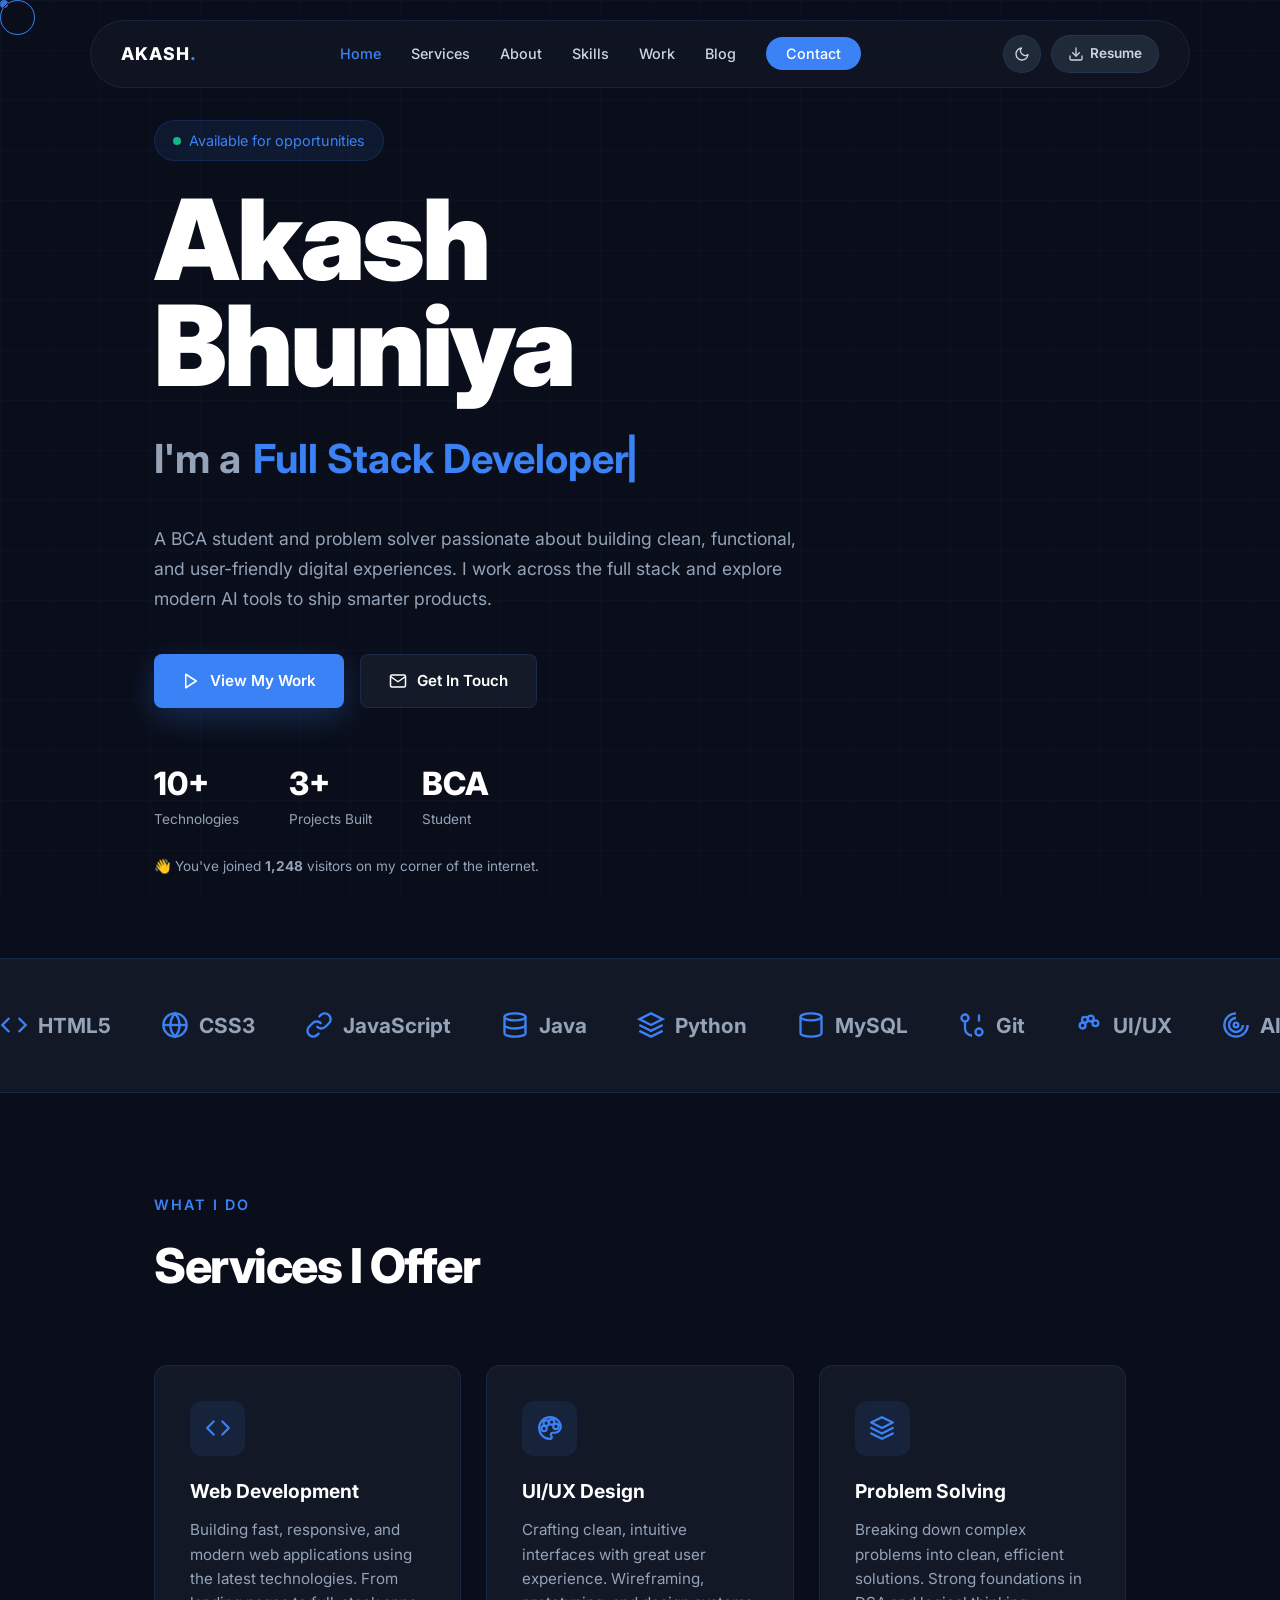
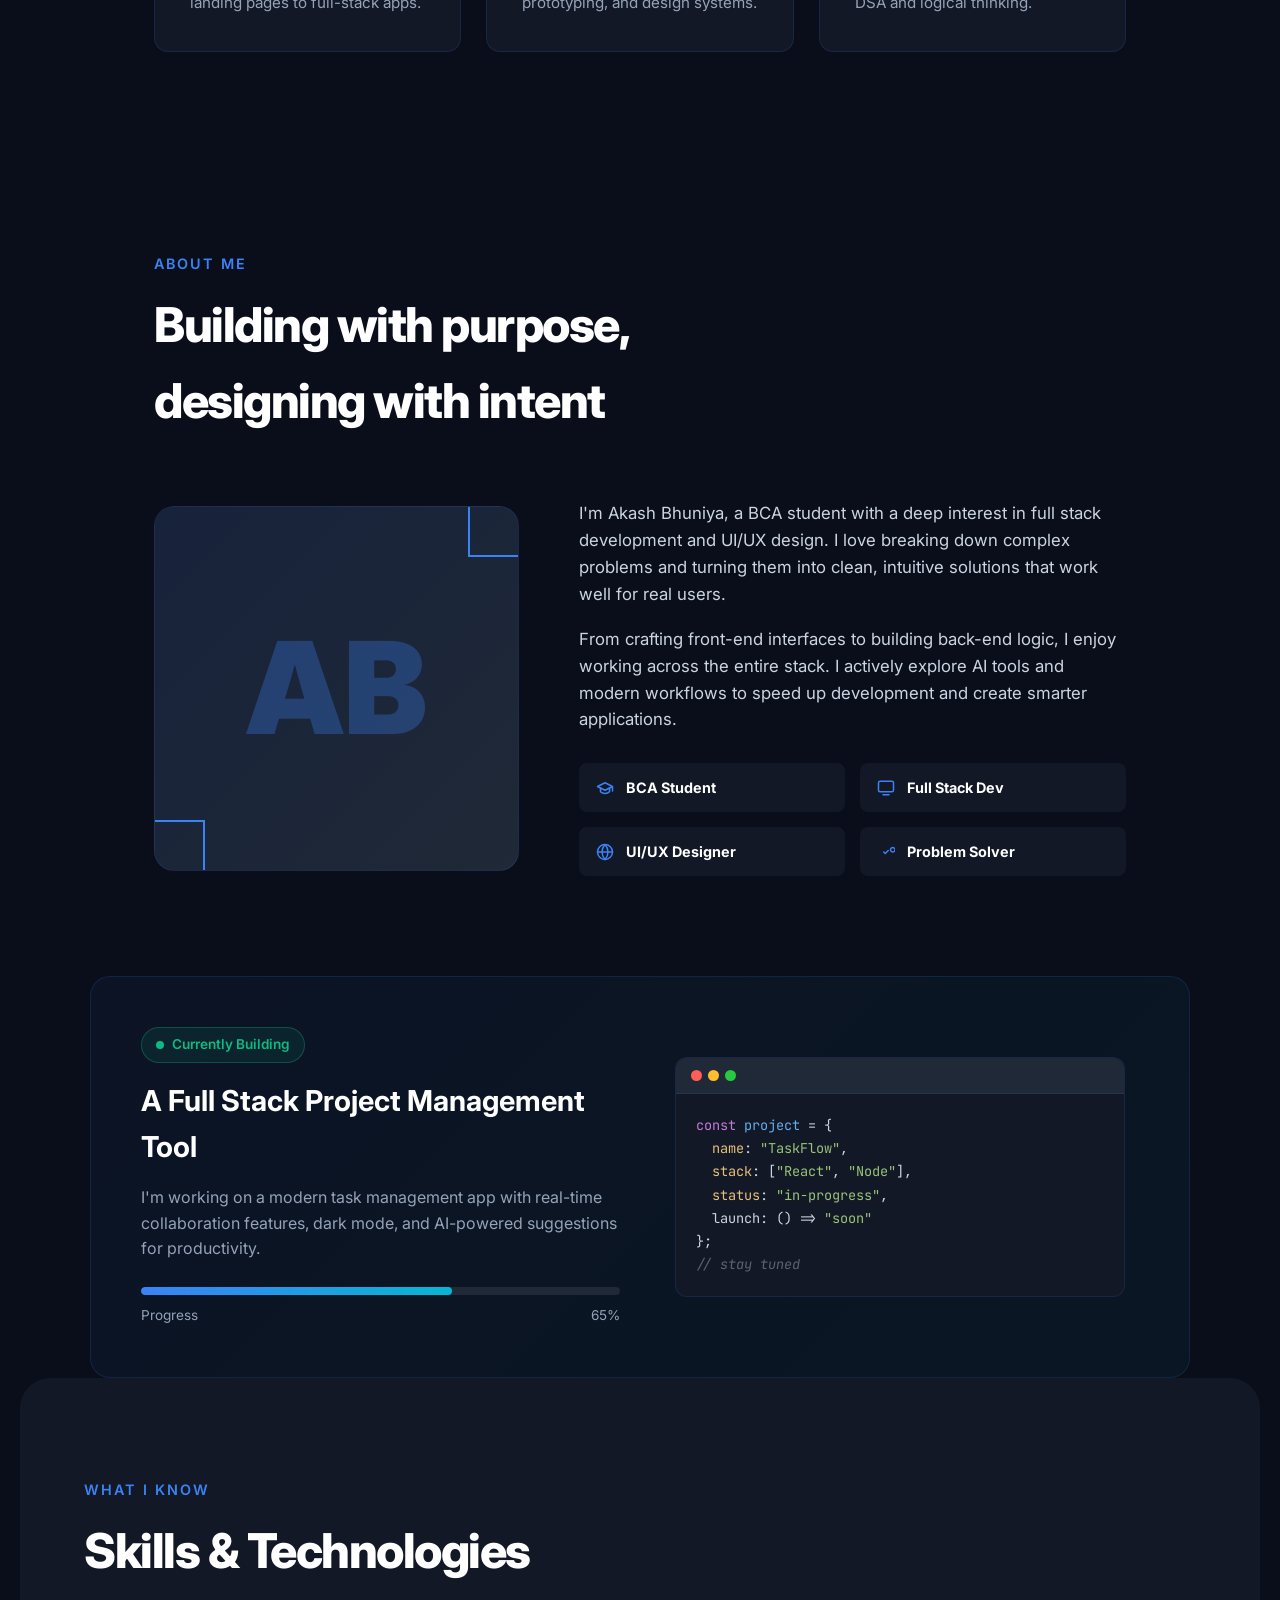
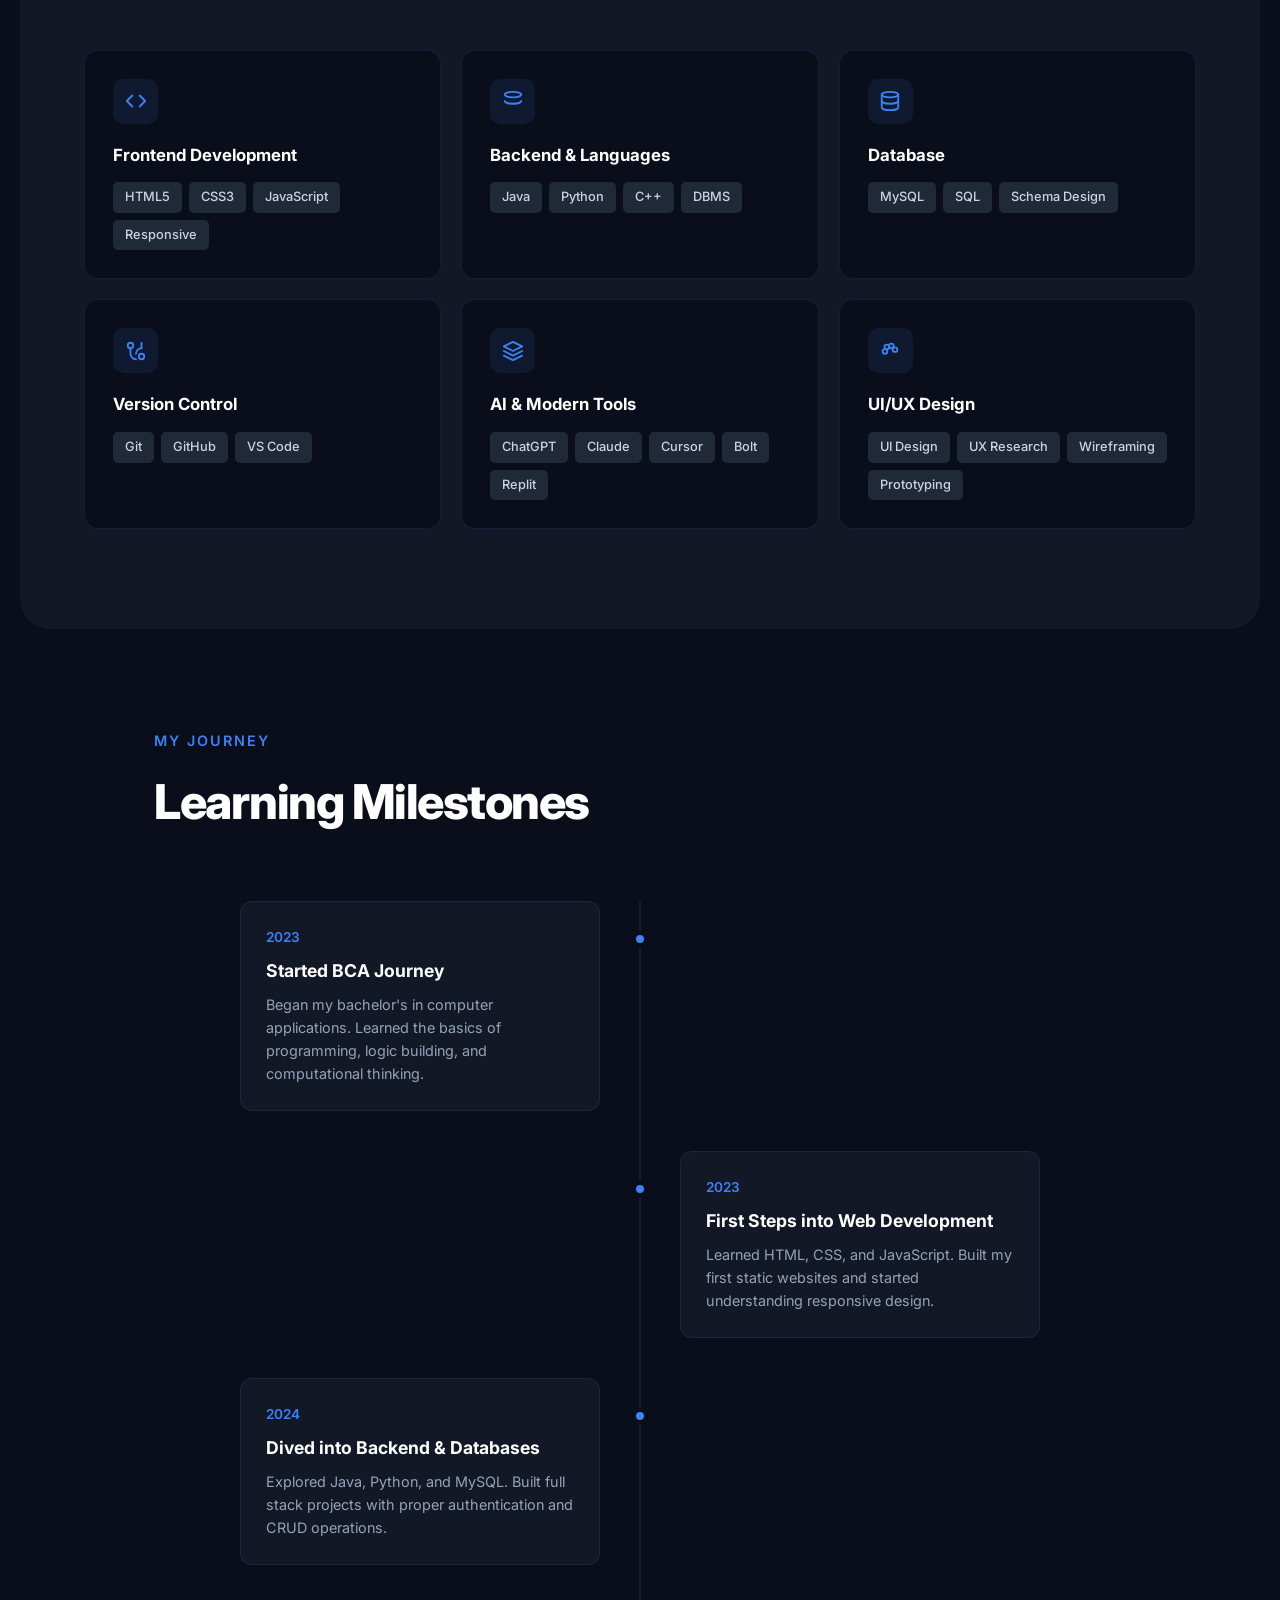
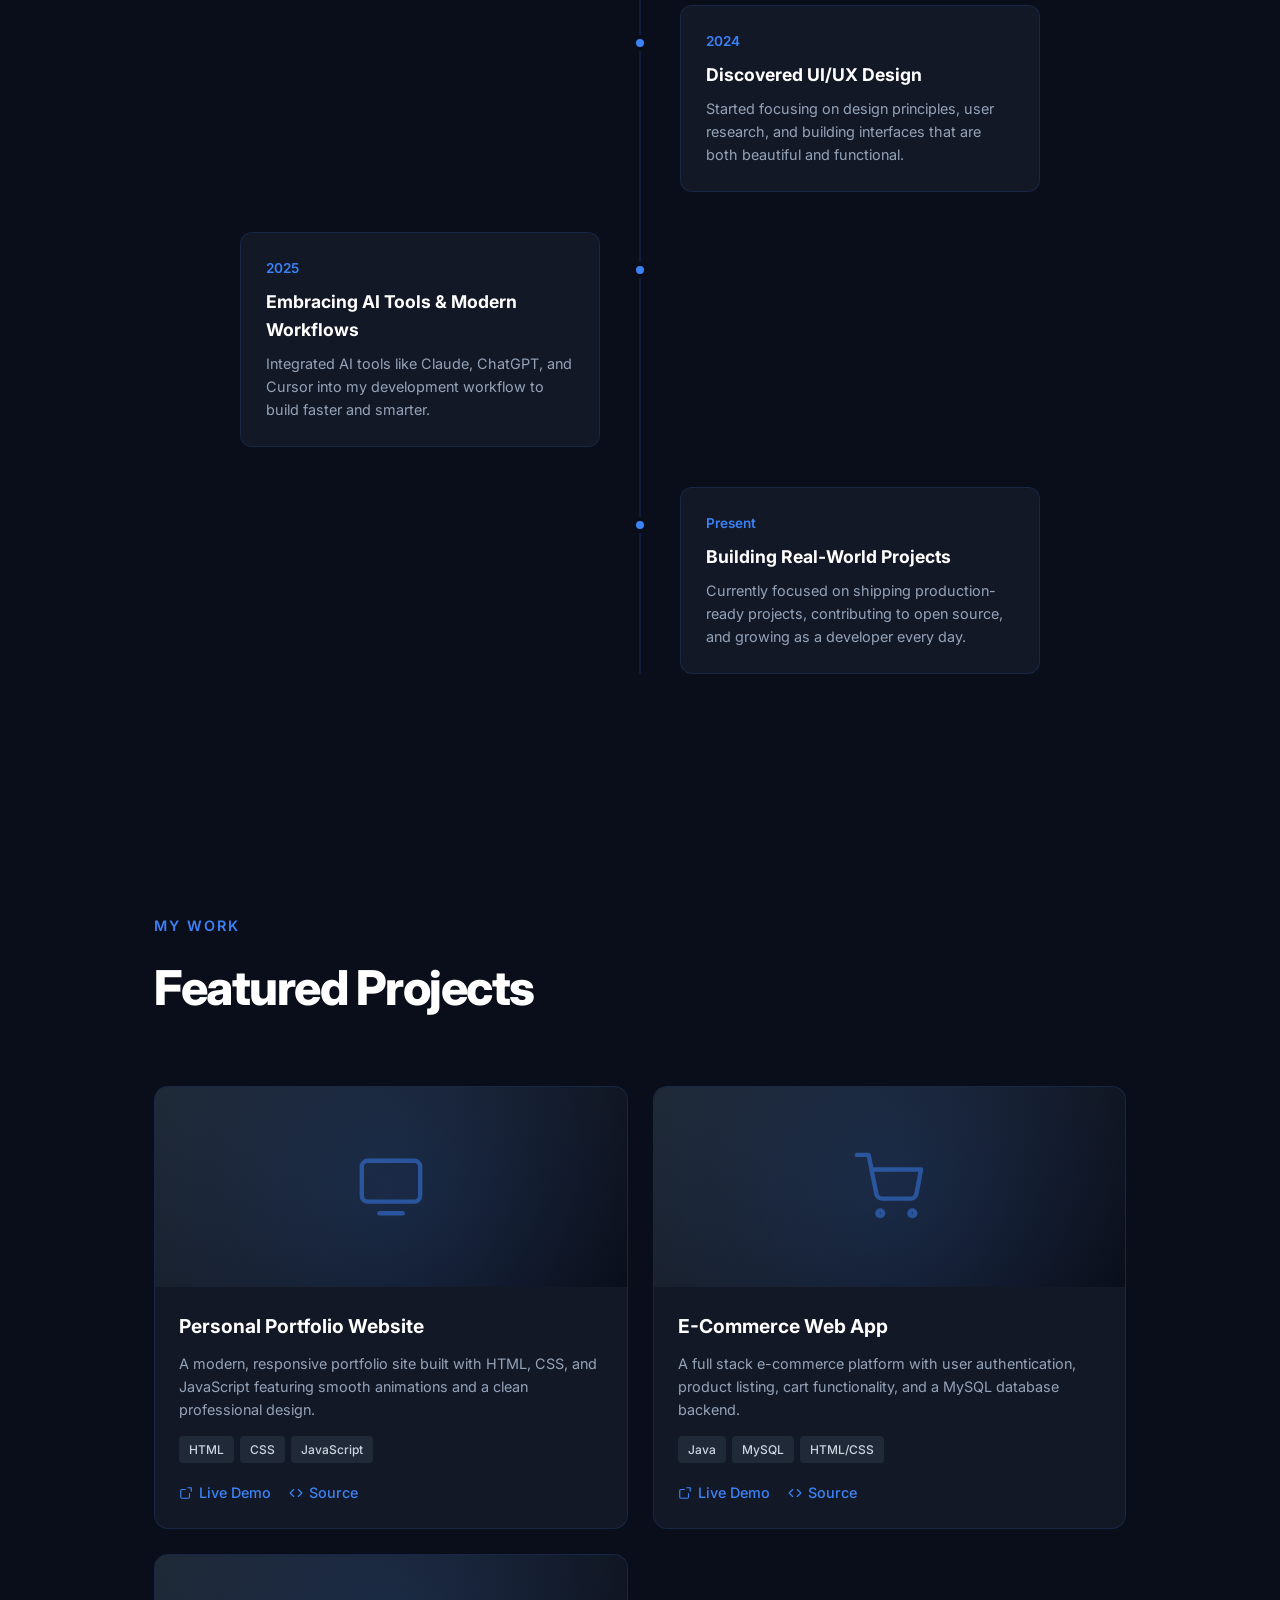
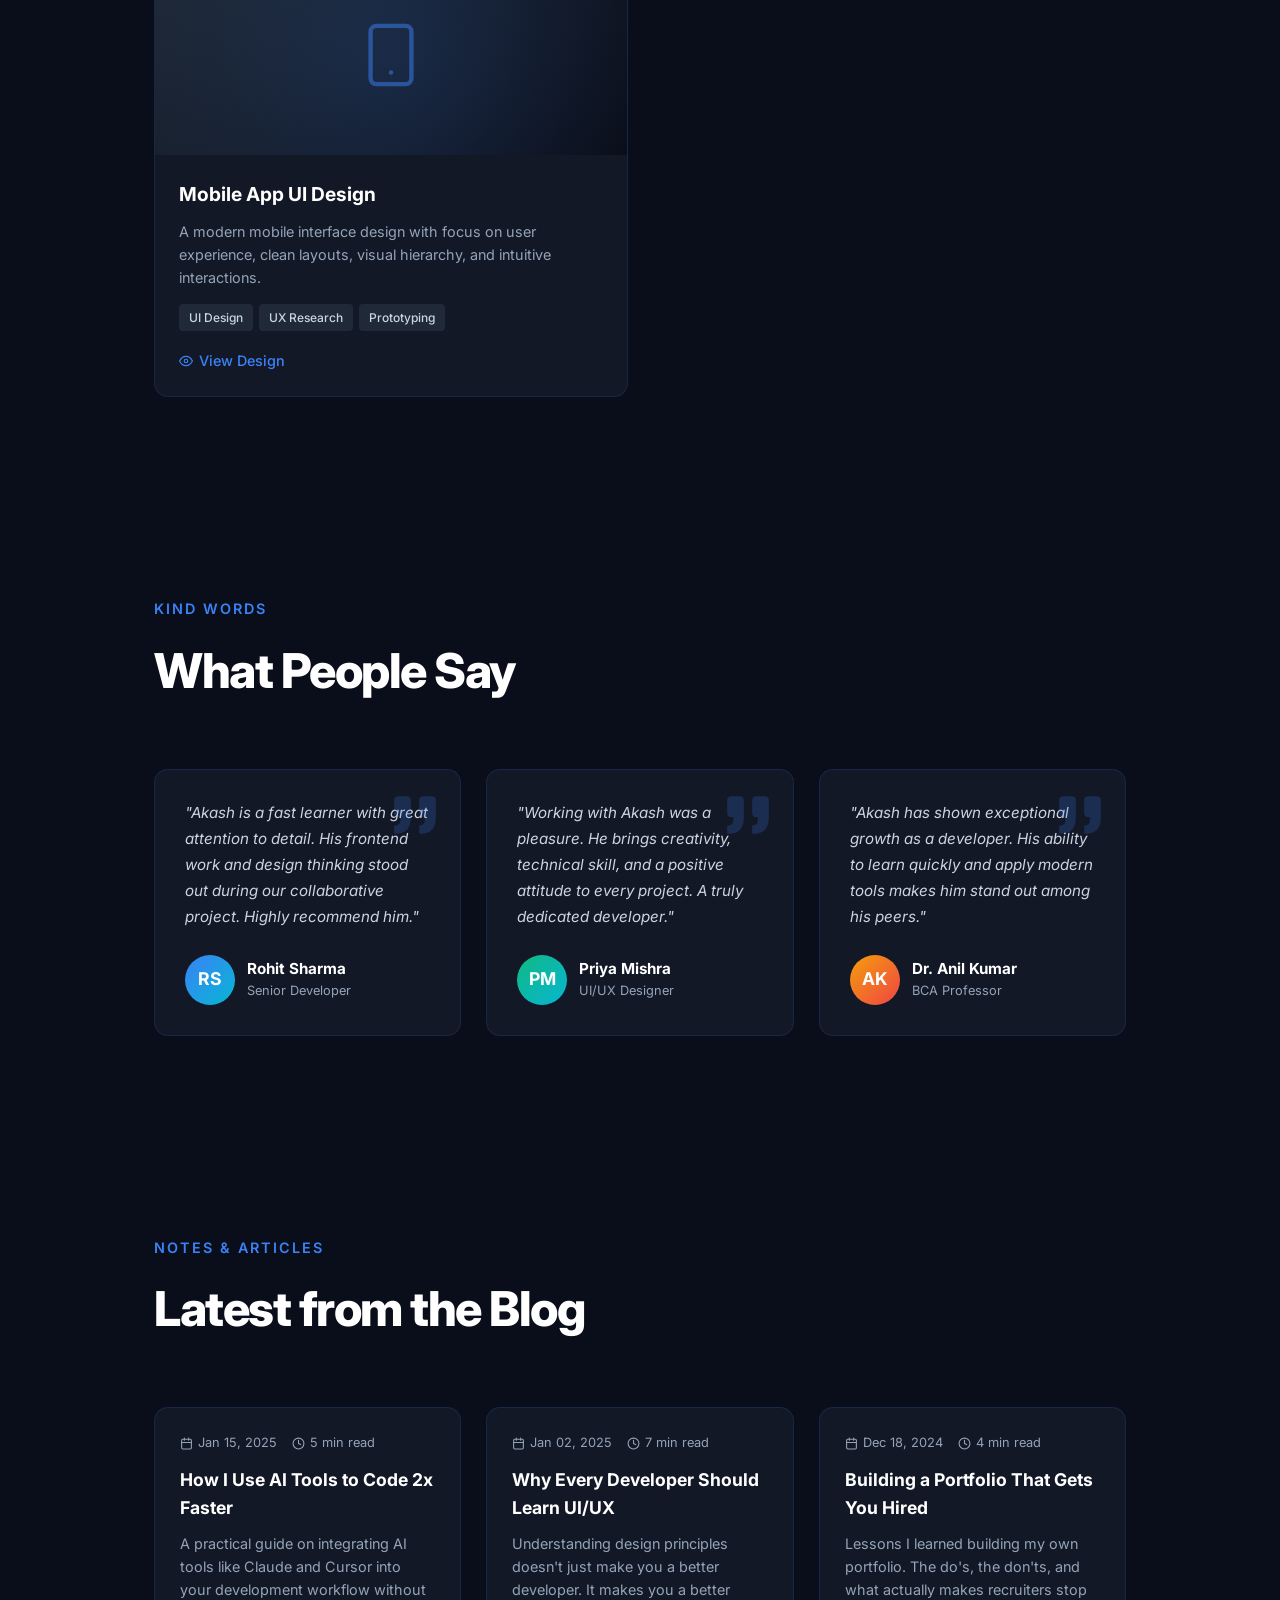
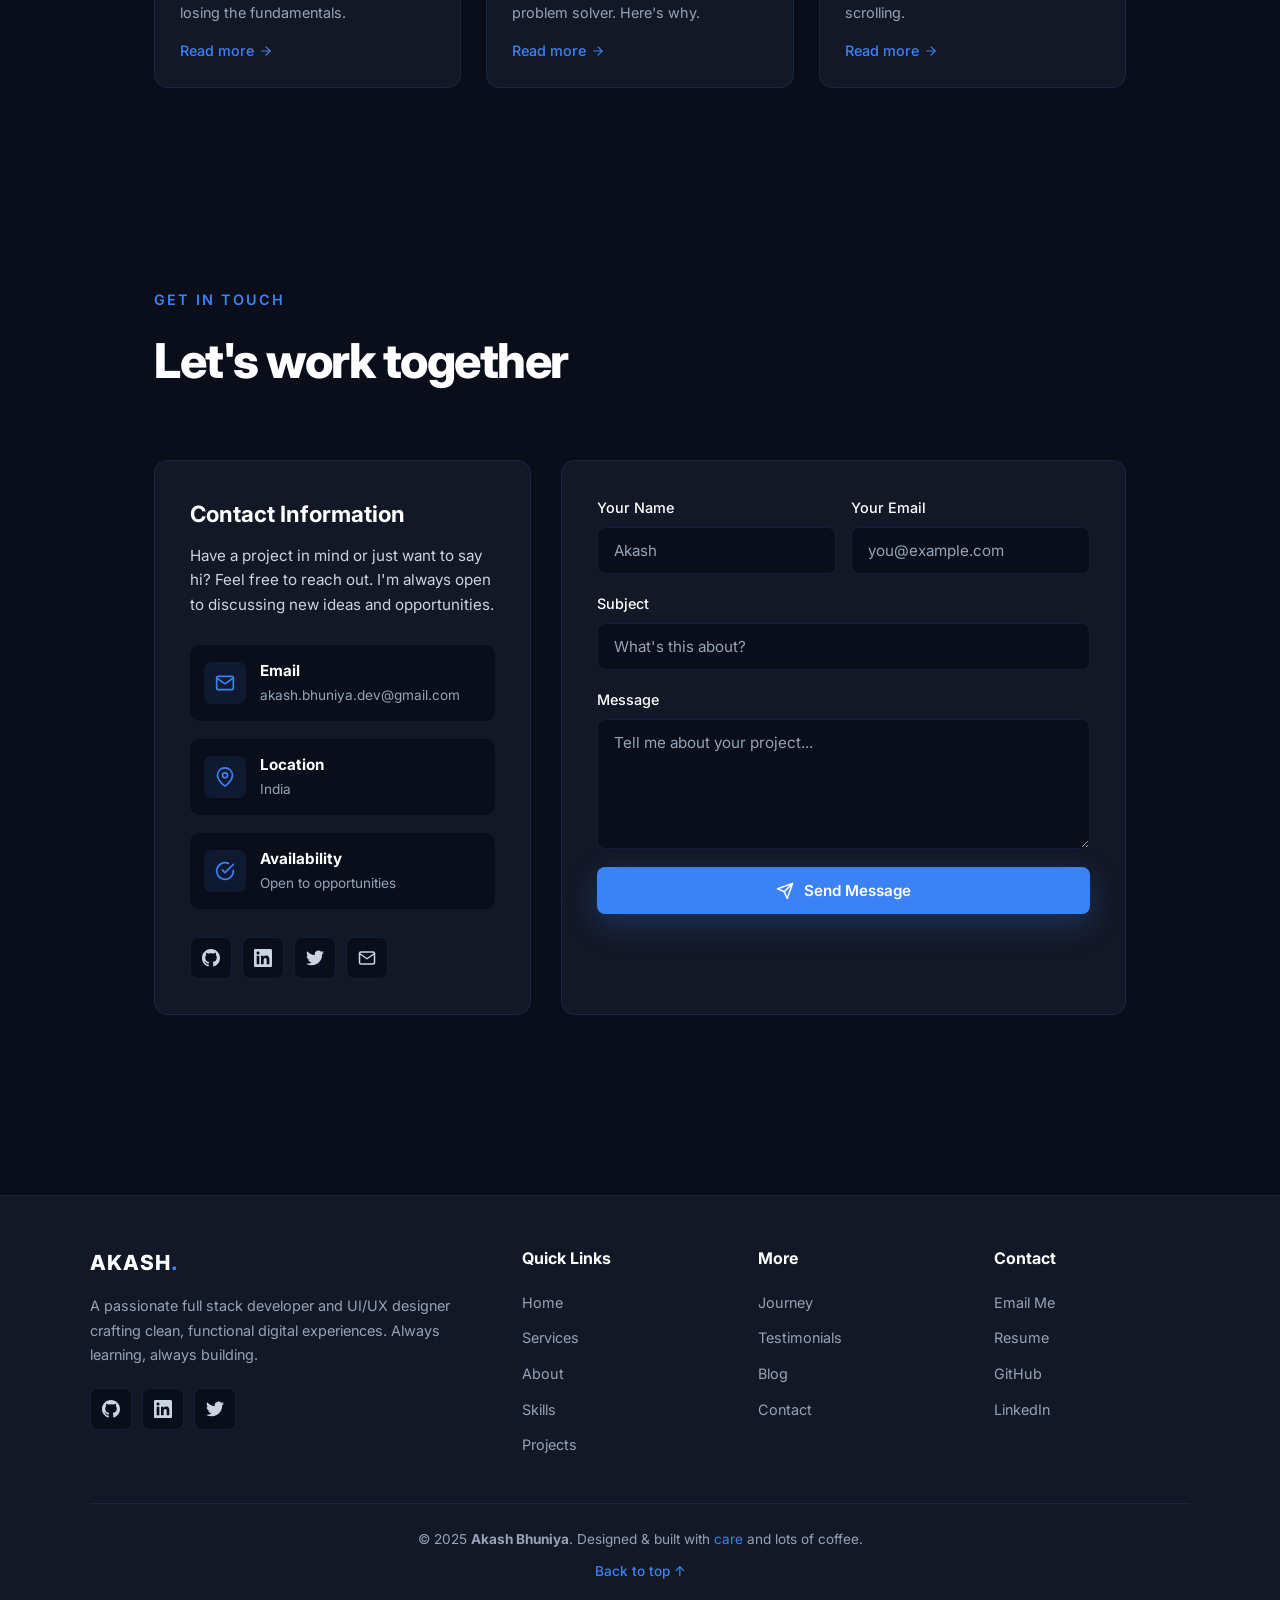
<file: Index.html>
<html lang="en">
<head>
    <meta charset="UTF-8">
    <meta name="viewport" content="width=device-width, initial-scale=1.0">
    <title>Akash Bhuniya | Full Stack Developer & UI/UX Designer</title>
    <meta name="description" content="Akash Bhuniya - BCA Student, Full Stack Developer and UI/UX Designer. Building clean, functional, and user-friendly digital experiences.">
    <meta name="keywords" content="Akash Bhuniya, Full Stack Developer, UI/UX Designer, BCA Student, Web Developer, Portfolio">
    <meta name="author" content="Akash Bhuniya">

    <!-- Open Graph / Social Media -->
    <meta property="og:title" content="Akash Bhuniya | Full Stack Developer & UI/UX Designer">
    <meta property="og:description" content="BCA Student passionate about building clean, functional, and user-friendly digital experiences.">
    <meta property="og:type" content="website">
    <meta property="og:url" content="https://akashbhuniya.dev">
    <meta name="twitter:card" content="summary_large_image">
    <meta name="twitter:title" content="Akash Bhuniya | Portfolio">
    <meta name="twitter:description" content="Full Stack Developer & UI/UX Designer">

    <!-- Favicon -->
    <link rel="icon" type="image/svg+xml" href="data:image/svg+xml,%3Csvg xmlns='http://www.w3.org/2000/svg' viewBox='0 0 100 100'%3E%3Crect width='100' height='100' rx='20' fill='%233b82f6'/%3E%3Ctext x='50' y='65' font-family='Arial' font-size='50' font-weight='bold' text-anchor='middle' fill='white'%3EA%3C/text%3E%3C/svg%3E">

    <link rel="preconnect" href="https://fonts.googleapis.com">
    <link rel="preconnect" href="https://fonts.gstatic.com" crossorigin>
    <link href="https://fonts.googleapis.com/css2?family=Inter:wght@300;400;500;600;700;800;900&family=JetBrains+Mono:wght@400;500&display=swap" rel="stylesheet">
    <style>
        * { margin: 0; padding: 0; box-sizing: border-box; }

        :root {
            --primary: #3b82f6;
            --primary-dark: #2563eb;
            --accent: #06b6d4;
            --success: #10b981;
            --dark: #0a0e1a;
            --dark-2: #131826;
            --dark-3: #1f2937;
            --light: #f8fafc;
            --text: #94a3b8;
            --text-light: #cbd5e1;
            --white: #ffffff;
            --border: rgba(59, 130, 246, 0.15);
        }

        [data-theme="light"] {
            --dark: #f8fafc;
            --dark-2: #ffffff;
            --dark-3: #e2e8f0;
            --text: #64748b;
            --text-light: #334155;
            --white: #0f172a;
            --border: rgba(59, 130, 246, 0.2);
        }

        html { scroll-behavior: smooth; }

        body {
            font-family: 'Inter', sans-serif;
            background: var(--dark);
            color: var(--text-light);
            line-height: 1.6;
            overflow-x: hidden;
            transition: background 0.3s, color 0.3s;
        }

        /* Scroll Progress Bar */
        .scroll-progress {
            position: fixed;
            top: 0;
            left: 0;
            height: 3px;
            background: var(--primary);
            z-index: 10000;
            width: 0%;
            transition: width 0.1s;
        }

        /* Preloader */
        .preloader {
            position: fixed;
            inset: 0;
            background: var(--dark);
            z-index: 99999;
            display: flex;
            align-items: center;
            justify-content: center;
            flex-direction: column;
            gap: 25px;
            transition: opacity 0.5s, visibility 0.5s;
        }

        .preloader.hidden {
            opacity: 0;
            visibility: hidden;
        }

        .loader-text {
            font-size: 3rem;
            font-weight: 900;
            color: var(--primary);
            letter-spacing: -2px;
            position: relative;
        }

        .loader-text::after {
            content: '';
            position: absolute;
            bottom: -10px;
            left: 50%;
            transform: translateX(-50%);
            width: 60px;
            height: 3px;
            background: var(--primary);
            animation: loading 1.2s infinite;
        }

        @keyframes loading {
            0% { width: 0; left: 0; }
            50% { width: 80px; left: 50%; transform: translateX(-50%); }
            100% { width: 0; left: 100%; transform: translateX(0); }
        }

        .loader-sub {
            color: var(--text);
            font-size: 0.9rem;
            letter-spacing: 3px;
            text-transform: uppercase;
        }

        /* Subtle grid background */
        body::before {
            content: '';
            position: fixed;
            inset: 0;
            background-image:
                linear-gradient(rgba(59, 130, 246, 0.04) 1px, transparent 1px),
                linear-gradient(90deg, rgba(59, 130, 246, 0.04) 1px, transparent 1px);
            background-size: 50px 50px;
            z-index: -1;
        }

        /* Custom Cursor */
        .cursor {
            width: 8px;
            height: 8px;
            background: var(--primary);
            border-radius: 50%;
            position: fixed;
            pointer-events: none;
            z-index: 9999;
            transition: transform 0.1s;
            mix-blend-mode: difference;
            display: none;
        }

        .cursor-ring {
            width: 35px;
            height: 35px;
            border: 1.5px solid var(--primary);
            border-radius: 50%;
            position: fixed;
            pointer-events: none;
            z-index: 9998;
            transition: all 0.2s ease-out;
            display: none;
        }

        .cursor-ring.hover {
            transform: scale(1.8);
            background: rgba(59, 130, 246, 0.1);
        }

        @media (min-width: 1024px) {
            .cursor, .cursor-ring { display: block; }
            * { cursor: none !important; }
        }

        /* Navigation */
        nav {
            position: fixed;
            top: 20px;
            left: 50%;
            transform: translateX(-50%);
            width: calc(100% - 40px);
            max-width: 1100px;
            padding: 14px 30px;
            background: rgba(19, 24, 38, 0.7);
            backdrop-filter: blur(20px);
            -webkit-backdrop-filter: blur(20px);
            z-index: 1000;
            border-radius: 100px;
            border: 1px solid var(--border);
            transition: all 0.4s ease;
        }

        [data-theme="light"] nav {
            background: rgba(255, 255, 255, 0.8);
        }

        nav.scrolled {
            padding: 10px 30px;
            background: rgba(19, 24, 38, 0.95);
            box-shadow: 0 10px 40px rgba(0, 0, 0, 0.3);
        }

        [data-theme="light"] nav.scrolled {
            background: rgba(255, 255, 255, 0.95);
        }

        .nav-container {
            display: flex;
            justify-content: space-between;
            align-items: center;
            gap: 15px;
        }

        .logo {
            font-size: 1.1rem;
            font-weight: 800;
            color: var(--white);
            letter-spacing: 1px;
            transition: color 0.3s;
        }

        .logo span { color: var(--primary); }

        .nav-links {
            display: flex;
            gap: 30px;
            list-style: none;
            align-items: center;
        }

        .nav-links a {
            color: var(--text-light);
            text-decoration: none;
            font-weight: 500;
            font-size: 0.9rem;
            transition: color 0.3s;
        }

        .nav-links a:hover { color: var(--white); }

        .theme-toggle, .resume-btn {
            background: var(--dark-3);
            border: 1px solid var(--border);
            color: var(--text-light);
            width: 38px;
            height: 38px;
            border-radius: 50%;
            display: flex;
            align-items: center;
            justify-content: center;
            cursor: pointer;
            transition: all 0.3s;
            text-decoration: none;
        }

        .resume-btn {
            width: auto;
            padding: 0 16px;
            border-radius: 100px;
            font-size: 0.85rem;
            font-weight: 600;
            gap: 6px;
        }

        .theme-toggle:hover, .resume-btn:hover {
            background: var(--primary);
            color: var(--white);
            border-color: var(--primary);
        }

        .theme-toggle svg, .resume-btn svg {
            width: 16px;
            height: 16px;
        }

        .nav-cta {
            padding: 8px 20px;
            background: var(--primary);
            color: var(--white) !important;
            border-radius: 100px;
            font-weight: 600;
            transition: all 0.3s !important;
        }

        .nav-cta:hover {
            background: var(--primary-dark);
            transform: scale(1.05);
        }

        .hamburger {
            display: none;
            flex-direction: column;
            cursor: pointer;
            gap: 5px;
        }

        .hamburger span {
            width: 22px;
            height: 2px;
            background: var(--white);
            transition: 0.3s;
        }

        /* Hero */
        .hero {
            min-height: 100vh;
            display: flex;
            align-items: center;
            padding: 120px 5% 80px;
        }

        .hero-content {
            max-width: 1100px;
            margin: 0 auto;
            width: 100%;
        }

        .hero-greeting {
            display: inline-flex;
            align-items: center;
            gap: 8px;
            padding: 8px 18px;
            background: rgba(59, 130, 246, 0.1);
            border: 1px solid var(--border);
            border-radius: 100px;
            font-size: 0.9rem;
            color: var(--primary);
            margin-bottom: 25px;
            animation: fadeInUp 0.8s ease;
        }

        .status-dot {
            width: 8px;
            height: 8px;
            background: var(--success);
            border-radius: 50%;
            animation: pulse 2s infinite;
        }

        @keyframes pulse {
            0%, 100% { opacity: 1; transform: scale(1); }
            50% { opacity: 0.5; transform: scale(1.3); }
        }

        .hero-name {
            font-size: clamp(3rem, 9vw, 7rem);
            font-weight: 900;
            color: var(--white);
            line-height: 0.95;
            margin-bottom: 25px;
            letter-spacing: -3px;
            animation: fadeInUp 0.8s ease 0.1s both;
            transition: color 0.3s;
        }

        .hero-title-wrapper {
            font-size: clamp(1.5rem, 3.5vw, 2.5rem);
            font-weight: 700;
            margin-bottom: 30px;
            min-height: 70px;
            display: flex;
            align-items: center;
            gap: 12px;
            flex-wrap: wrap;
            animation: fadeInUp 0.8s ease 0.2s both;
        }

        .hero-title-wrapper .static-text { color: var(--text); }

        .animated-text {
            color: var(--primary);
            position: relative;
            display: inline-block;
        }

        .animated-text::after {
            content: '|';
            position: absolute;
            right: -10px;
            color: var(--primary);
            animation: blink 0.8s infinite;
        }

        @keyframes blink {
            0%, 50% { opacity: 1; }
            51%, 100% { opacity: 0; }
        }

        .hero-description {
            font-size: 1.1rem;
            max-width: 650px;
            margin-bottom: 40px;
            color: var(--text);
            line-height: 1.7;
            animation: fadeInUp 0.8s ease 0.3s both;
        }

        .hero-buttons {
            display: flex;
            gap: 16px;
            flex-wrap: wrap;
            margin-bottom: 50px;
            animation: fadeInUp 0.8s ease 0.4s both;
        }

        .btn {
            padding: 14px 28px;
            border-radius: 8px;
            font-weight: 600;
            text-decoration: none;
            transition: all 0.3s;
            display: inline-flex;
            align-items: center;
            gap: 10px;
            cursor: pointer;
            border: none;
            font-size: 0.95rem;
            font-family: inherit;
        }

        .btn svg { width: 18px; height: 18px; }

        .btn-primary {
            background: var(--primary);
            color: var(--white);
            box-shadow: 0 10px 30px rgba(59, 130, 246, 0.25);
        }

        .btn-primary:hover {
            background: var(--primary-dark);
            transform: translateY(-3px);
            box-shadow: 0 15px 40px rgba(59, 130, 246, 0.35);
        }

        .btn-outline {
            border: 1.5px solid var(--border);
            color: var(--white);
            background: rgba(31, 41, 55, 0.5);
        }

        .btn-outline:hover {
            border-color: var(--primary);
            background: rgba(59, 130, 246, 0.05);
            transform: translateY(-3px);
        }

        .hero-stats {
            display: flex;
            gap: 50px;
            animation: fadeInUp 0.8s ease 0.5s both;
        }

        .stat-item strong {
            display: block;
            font-size: 2rem;
            color: var(--white);
            font-weight: 800;
            transition: color 0.3s;
        }

        .stat-item span { font-size: 0.85rem; color: var(--text); }

        .visit-counter {
            margin-top: 25px;
            font-size: 0.85rem;
            color: var(--text);
            animation: fadeInUp 0.8s ease 0.6s both;
        }

        @keyframes fadeInUp {
            from { opacity: 0; transform: translateY(30px); }
            to { opacity: 1; transform: translateY(0); }
        }

        /* Sections */
        section {
            padding: 100px 5%;
            max-width: 1100px;
            margin: 0 auto;
        }

        .section-header { margin-bottom: 60px; }

        .section-label {
            display: inline-block;
            color: var(--primary);
            font-size: 0.9rem;
            font-weight: 600;
            letter-spacing: 2px;
            text-transform: uppercase;
            margin-bottom: 12px;
        }

        .section-title {
            font-size: clamp(2rem, 4vw, 3rem);
            font-weight: 800;
            color: var(--white);
            letter-spacing: -1.5px;
            transition: color 0.3s;
        }

        /* Marquee */
        .marquee-section {
            padding: 50px 0;
            overflow: hidden;
            background: var(--dark-2);
            border-top: 1px solid var(--border);
            border-bottom: 1px solid var(--border);
            max-width: 100%;
        }

        .marquee-track {
            display: flex;
            gap: 50px;
            animation: marquee 30s linear infinite;
            white-space: nowrap;
        }

        .marquee-item {
            display: inline-flex;
            align-items: center;
            gap: 10px;
            font-size: 1.3rem;
            font-weight: 700;
            color: var(--text);
            transition: color 0.3s;
        }

        .marquee-item:hover { color: var(--primary); }

        .marquee-item svg {
            width: 28px;
            height: 28px;
            color: var(--primary);
        }

        @keyframes marquee {
            0% { transform: translateX(0); }
            100% { transform: translateX(-50%); }
        }

        /* Services */
        .services-grid {
            display: grid;
            grid-template-columns: repeat(auto-fit, minmax(280px, 1fr));
            gap: 25px;
        }

        .service-card {
            background: var(--dark-2);
            padding: 35px;
            border-radius: 14px;
            border: 1px solid var(--border);
            transition: all 0.3s;
            position: relative;
            overflow: hidden;
        }

        .service-card::before {
            content: '';
            position: absolute;
            top: 0;
            left: 0;
            width: 100%;
            height: 3px;
            background: var(--primary);
            transform: scaleX(0);
            transform-origin: left;
            transition: transform 0.4s;
        }

        .service-card:hover::before {
            transform: scaleX(1);
        }

        .service-card:hover {
            transform: translateY(-8px);
            border-color: var(--primary);
        }

        .service-icon {
            width: 55px;
            height: 55px;
            background: rgba(59, 130, 246, 0.1);
            border-radius: 12px;
            display: flex;
            align-items: center;
            justify-content: center;
            margin-bottom: 20px;
            transition: all 0.3s;
        }

        .service-card:hover .service-icon {
            background: var(--primary);
        }

        .service-icon svg {
            width: 26px;
            height: 26px;
            color: var(--primary);
            transition: color 0.3s;
        }

        .service-card:hover .service-icon svg {
            color: var(--white);
        }

        .service-card h3 {
            color: var(--white);
            margin-bottom: 12px;
            font-size: 1.2rem;
            transition: color 0.3s;
        }

        .service-card p {
            font-size: 0.95rem;
            color: var(--text);
        }

        /* About */
        .about-grid {
            display: grid;
            grid-template-columns: 1fr 1.5fr;
            gap: 60px;
            align-items: center;
        }

        .about-image-wrapper { position: relative; }

        .about-image {
            aspect-ratio: 1;
            background: linear-gradient(135deg, var(--dark-2), var(--dark-3));
            border-radius: 20px;
            display: flex;
            align-items: center;
            justify-content: center;
            position: relative;
            overflow: hidden;
            border: 1px solid var(--border);
        }

        .about-image::before {
            content: '';
            position: absolute;
            inset: 0;
            background: linear-gradient(135deg, rgba(59, 130, 246, 0.1), transparent);
        }

        .about-image .initials {
            font-size: 8rem;
            font-weight: 900;
            color: var(--primary);
            opacity: 0.3;
            z-index: 1;
        }

        .about-image .deco {
            position: absolute;
            width: 60px;
            height: 60px;
            border: 2px solid var(--primary);
        }

        .deco-1 { top: -10px; right: -10px; border-left: none; border-bottom: none; }
        .deco-2 { bottom: -10px; left: -10px; border-right: none; border-top: none; }

        .about-text p {
            margin-bottom: 18px;
            font-size: 1.05rem;
        }

        .info-list {
            margin-top: 30px;
            display: grid;
            grid-template-columns: repeat(2, 1fr);
            gap: 15px;
        }

        .info-item {
            display: flex;
            align-items: center;
            gap: 12px;
            padding: 12px 16px;
            background: var(--dark-2);
            border-radius: 8px;
            border: 1px solid transparent;
            transition: all 0.3s;
        }

        .info-item:hover { border-color: var(--border); }

        .info-item svg {
            width: 18px;
            height: 18px;
            color: var(--primary);
            flex-shrink: 0;
        }

        .info-item strong { color: var(--white); font-size: 0.9rem; }

        /* Skills */
        #skills {
            background: var(--dark-2);
            max-width: 100%;
            border-radius: 30px;
            margin: 0 20px;
        }

        .skills-grid {
            display: grid;
            grid-template-columns: repeat(auto-fit, minmax(280px, 1fr));
            gap: 20px;
        }

        .skill-card {
            background: var(--dark);
            padding: 28px;
            border-radius: 14px;
            border: 1px solid var(--border);
            transition: all 0.3s;
        }

        .skill-card:hover {
            border-color: var(--primary);
            transform: translateY(-5px);
        }

        .skill-icon {
            width: 45px;
            height: 45px;
            background: rgba(59, 130, 246, 0.1);
            border-radius: 10px;
            display: flex;
            align-items: center;
            justify-content: center;
            margin-bottom: 18px;
        }

        .skill-icon svg {
            width: 22px;
            height: 22px;
            color: var(--primary);
        }

        .skill-card h3 {
            color: var(--white);
            margin-bottom: 14px;
            font-size: 1.05rem;
            font-weight: 700;
            transition: color 0.3s;
        }

        .skill-tags {
            display: flex;
            flex-wrap: wrap;
            gap: 7px;
        }

        .skill-tag {
            background: var(--dark-3);
            color: var(--text-light);
            padding: 5px 12px;
            border-radius: 5px;
            font-size: 0.8rem;
            font-weight: 500;
        }

        /* Currently Working On */
        .working-section {
            background: linear-gradient(135deg, rgba(59, 130, 246, 0.05), rgba(6, 182, 212, 0.05));
            border: 1px solid var(--border);
            border-radius: 20px;
            padding: 50px;
            max-width: 1100px;
            margin: 0 auto;
        }

        .working-grid {
            display: grid;
            grid-template-columns: 1fr 1fr;
            gap: 40px;
            align-items: center;
        }

        .working-status {
            display: inline-flex;
            align-items: center;
            gap: 8px;
            padding: 6px 14px;
            background: rgba(16, 185, 129, 0.1);
            border: 1px solid rgba(16, 185, 129, 0.3);
            border-radius: 100px;
            color: var(--success);
            font-size: 0.85rem;
            font-weight: 600;
            margin-bottom: 15px;
        }

        .working-status .status-dot {
            background: var(--success);
        }

        .working-text h3 {
            font-size: 1.8rem;
            color: var(--white);
            margin-bottom: 15px;
        }

        .working-text p {
            color: var(--text);
            margin-bottom: 25px;
        }

        .progress-bar {
            height: 8px;
            background: var(--dark-3);
            border-radius: 100px;
            overflow: hidden;
            margin-bottom: 10px;
        }

        .progress-fill {
            height: 100%;
            background: linear-gradient(90deg, var(--primary), var(--accent));
            border-radius: 100px;
            width: 0%;
            transition: width 1.5s ease;
        }

        .progress-label {
            display: flex;
            justify-content: space-between;
            font-size: 0.85rem;
            color: var(--text);
        }

        .working-visual {
            display: flex;
            justify-content: center;
            align-items: center;
        }

        .code-window {
            background: var(--dark-2);
            border: 1px solid var(--border);
            border-radius: 12px;
            overflow: hidden;
            width: 100%;
            max-width: 450px;
        }

        .code-header {
            display: flex;
            gap: 6px;
            padding: 12px 15px;
            background: var(--dark-3);
            border-bottom: 1px solid var(--border);
        }

        .code-header span {
            width: 11px;
            height: 11px;
            border-radius: 50%;
        }

        .code-header span:nth-child(1) { background: #ff5f57; }
        .code-header span:nth-child(2) { background: #febc2e; }
        .code-header span:nth-child(3) { background: #28c840; }

        .code-content {
            padding: 20px;
            font-family: 'JetBrains Mono', monospace;
            font-size: 0.85rem;
            line-height: 1.7;
        }

        .code-content .keyword { color: #c678dd; }
        .code-content .variable { color: #61afef; }
        .code-content .string { color: #98c379; }
        .code-content .comment { color: #5c6370; font-style: italic; }
        .code-content .property { color: #e5c07b; }

        /* Timeline */
        .timeline {
            position: relative;
            max-width: 800px;
            margin: 0 auto;
        }

        .timeline::before {
            content: '';
            position: absolute;
            left: 50%;
            top: 0;
            bottom: 0;
            width: 2px;
            background: var(--border);
            transform: translateX(-50%);
        }

        .timeline-item {
            display: flex;
            margin-bottom: 40px;
            position: relative;
        }

        .timeline-item:nth-child(odd) { flex-direction: row-reverse; }

        .timeline-content {
            width: 45%;
            background: var(--dark-2);
            padding: 25px;
            border-radius: 12px;
            border: 1px solid var(--border);
            position: relative;
        }

        .timeline-item:nth-child(odd) .timeline-content {
            margin-right: auto;
        }

        .timeline-item:nth-child(even) .timeline-content {
            margin-left: auto;
        }

        .timeline-dot {
            position: absolute;
            left: 50%;
            top: 30px;
            width: 16px;
            height: 16px;
            background: var(--primary);
            border-radius: 50%;
            transform: translateX(-50%);
            border: 4px solid var(--dark);
            z-index: 1;
        }

        .timeline-date {
            color: var(--primary);
            font-size: 0.85rem;
            font-weight: 600;
            margin-bottom: 8px;
        }

        .timeline-content h3 {
            color: var(--white);
            margin-bottom: 8px;
            font-size: 1.1rem;
        }

        .timeline-content p {
            color: var(--text);
            font-size: 0.9rem;
        }

        /* Projects */
        .projects-grid {
            display: grid;
            grid-template-columns: repeat(auto-fit, minmax(320px, 1fr));
            gap: 25px;
        }

        .project-card {
            background: var(--dark-2);
            border-radius: 14px;
            overflow: hidden;
            border: 1px solid var(--border);
            transition: all 0.3s;
        }

        .project-card:hover {
            transform: translateY(-8px);
            border-color: var(--primary);
        }

        .project-thumbnail {
            height: 200px;
            background: linear-gradient(135deg, var(--dark-3), var(--dark));
            display: flex;
            align-items: center;
            justify-content: center;
            position: relative;
            overflow: hidden;
        }

        .project-thumbnail svg {
            width: 70px;
            height: 70px;
            color: var(--primary);
            opacity: 0.5;
        }

        .project-thumbnail::before {
            content: '';
            position: absolute;
            inset: 0;
            background: radial-gradient(circle at center, rgba(59, 130, 246, 0.15), transparent);
        }

        .project-content {
            padding: 24px;
        }

        .project-content h3 {
            color: var(--white);
            margin-bottom: 10px;
            font-size: 1.2rem;
            transition: color 0.3s;
        }

        .project-content p {
            color: var(--text);
            margin-bottom: 15px;
            font-size: 0.9rem;
            line-height: 1.6;
        }

        .project-tech {
            display: flex;
            flex-wrap: wrap;
            gap: 6px;
            margin-bottom: 18px;
        }

        .project-tech span {
            background: var(--dark-3);
            color: var(--text-light);
            padding: 4px 10px;
            border-radius: 4px;
            font-size: 0.75rem;
            font-weight: 500;
        }

        .project-links {
            display: flex;
            gap: 18px;
        }

        .project-links a {
            color: var(--primary);
            text-decoration: none;
            font-weight: 500;
            font-size: 0.9rem;
            display: inline-flex;
            align-items: center;
            gap: 6px;
            transition: color 0.3s;
        }

        .project-links a:hover { color: var(--white); }
        .project-links svg { width: 14px; height: 14px; }

        /* Testimonials */
        .testimonials-grid {
            display: grid;
            grid-template-columns: repeat(auto-fit, minmax(300px, 1fr));
            gap: 25px;
        }

        .testimonial-card {
            background: var(--dark-2);
            padding: 30px;
            border-radius: 14px;
            border: 1px solid var(--border);
            transition: all 0.3s;
            position: relative;
        }

        .testimonial-card:hover {
            border-color: var(--primary);
            transform: translateY(-5px);
        }

        .quote-icon {
            position: absolute;
            top: 20px;
            right: 20px;
            opacity: 0.2;
        }

        .quote-icon svg {
            width: 50px;
            height: 50px;
            color: var(--primary);
        }

        .testimonial-text {
            color: var(--text-light);
            font-style: italic;
            margin-bottom: 25px;
            font-size: 0.95rem;
            line-height: 1.7;
        }

        .testimonial-author {
            display: flex;
            align-items: center;
            gap: 12px;
        }

        .author-avatar {
            width: 50px;
            height: 50px;
            background: var(--gradient, linear-gradient(135deg, var(--primary), var(--accent)));
            border-radius: 50%;
            display: flex;
            align-items: center;
            justify-content: center;
            color: var(--white);
            font-weight: 700;
            font-size: 1.1rem;
        }

        .author-info strong {
            display: block;
            color: var(--white);
            font-size: 0.95rem;
        }

        .author-info span {
            font-size: 0.8rem;
            color: var(--text);
        }

        /* Blog */
        .blog-grid {
            display: grid;
            grid-template-columns: repeat(auto-fit, minmax(300px, 1fr));
            gap: 25px;
        }

        .blog-card {
            background: var(--dark-2);
            padding: 25px;
            border-radius: 14px;
            border: 1px solid var(--border);
            transition: all 0.3s;
        }

        .blog-card:hover {
            transform: translateY(-5px);
            border-color: var(--primary);
        }

        .blog-meta {
            display: flex;
            gap: 15px;
            margin-bottom: 12px;
            font-size: 0.8rem;
            color: var(--text);
        }

        .blog-meta span {
            display: inline-flex;
            align-items: center;
            gap: 5px;
        }

        .blog-meta svg {
            width: 13px;
            height: 13px;
        }

        .blog-card h3 {
            color: var(--white);
            margin-bottom: 10px;
            font-size: 1.1rem;
            transition: color 0.3s;
        }

        .blog-card p {
            color: var(--text);
            font-size: 0.9rem;
            margin-bottom: 15px;
        }

        .blog-card a {
            color: var(--primary);
            text-decoration: none;
            font-weight: 500;
            font-size: 0.9rem;
            display: inline-flex;
            align-items: center;
            gap: 5px;
            transition: gap 0.3s;
        }

        .blog-card a:hover { gap: 10px; }
        .blog-card a svg { width: 14px; height: 14px; }

        /* Contact */
        .contact-grid {
            display: grid;
            grid-template-columns: 1fr 1.5fr;
            gap: 30px;
        }

        .contact-info {
            background: var(--dark-2);
            padding: 35px;
            border-radius: 14px;
            border: 1px solid var(--border);
        }

        .contact-info h3 {
            color: var(--white);
            font-size: 1.4rem;
            margin-bottom: 12px;
            transition: color 0.3s;
        }

         .contact-info > p {
            margin-bottom: 28px;
            font-size: 0.95rem;
        }

        .contact-item {
            display: flex;
            align-items: center;
            gap: 14px;
            margin-bottom: 18px;
            padding: 14px;
            background: var(--dark);
            border-radius: 10px;
            transition: transform 0.3s;
        }

        .contact-item:hover { transform: translateX(5px); }

        .contact-item .icon-box {
            width: 42px;
            height: 42px;
            background: rgba(59, 130, 246, 0.1);
            border-radius: 8px;
            display: flex;
            align-items: center;
            justify-content: center;
            flex-shrink: 0;
        }

        .contact-item .icon-box svg {
            width: 20px;
            height: 20px;
            color: var(--primary);
        }

        .contact-item-text strong {
            color: var(--white);
            display: block;
            margin-bottom: 2px;
            font-size: 0.95rem;
            transition: color 0.3s;
        }

        .contact-item-text span { font-size: 0.85rem; color: var(--text); }

        .social-links {
            display: flex;
            gap: 10px;
            margin-top: 28px;
        }

        .social-links a {
            width: 42px;
            height: 42px;
            background: var(--dark);
            border-radius: 8px;
            display: flex;
            align-items: center;
            justify-content: center;
            text-decoration: none;
            transition: all 0.3s;
            border: 1px solid var(--border);
        }

        .social-links a svg {
            width: 18px;
            height: 18px;
            color: var(--text-light);
            transition: color 0.3s;
        }

        .social-links a:hover {
            background: var(--primary);
            border-color: var(--primary);
            transform: translateY(-3px);
        }

        .social-links a:hover svg { color: var(--white); }

        .contact-form {
            background: var(--dark-2);
            padding: 35px;
            border-radius: 14px;
            border: 1px solid var(--border);
        }

        .form-group { margin-bottom: 18px; }

        .form-group label {
            display: block;
            color: var(--white);
            margin-bottom: 8px;
            font-weight: 500;
            font-size: 0.9rem;
            transition: color 0.3s;
        }

        .form-group input,
        .form-group textarea {
            width: 100%;
            padding: 13px 16px;
            background: var(--dark);
            border: 1px solid var(--border);
            border-radius: 8px;
            color: var(--white);
            font-family: inherit;
            font-size: 0.95rem;
            transition: border-color 0.3s, background 0.3s;
        }

        .form-group input:focus,
        .form-group textarea:focus {
            outline: none;
            border-color: var(--primary);
        }

        .form-group input::placeholder,
        .form-group textarea::placeholder { color: var(--text); }

        .form-group textarea {
            resize: vertical;
            min-height: 130px;
        }

        .form-row {
            display: grid;
            grid-template-columns: 1fr 1fr;
            gap: 15px;
        }

        .form-message {
            padding: 12px;
            border-radius: 8px;
            margin-bottom: 15px;
            display: none;
            text-align: center;
            font-weight: 500;
            font-size: 0.9rem;
        }

        .form-message.success {
            background: rgba(16, 185, 129, 0.1);
            color: #10b981;
            border: 1px solid rgba(16, 185, 129, 0.3);
            display: block;
        }

        .form-message.error {
            background: rgba(239, 68, 68, 0.1);
            color: #ef4444;
            border: 1px solid rgba(239, 68, 68, 0.3);
            display: block;
        }

        /* Easter Egg */
        .easter-egg {
            position: fixed;
            inset: 0;
            background: rgba(10, 14, 26, 0.95);
            z-index: 99998;
            display: none;
            align-items: center;
            justify-content: center;
            flex-direction: column;
            gap: 20px;
            color: var(--white);
        }

        .easter-egg.show { display: flex; }

        .easter-egg h2 {
            font-size: 3rem;
            color: var(--primary);
        }

        .easter-egg p {
            font-size: 1.2rem;
            color: var(--text-light);
        }

        .easter-egg button {
            margin-top: 20px;
            padding: 12px 25px;
            background: var(--primary);
            color: var(--white);
            border: none;
            border-radius: 8px;
            font-weight: 600;
            cursor: pointer;
        }

        /* Footer */
        footer {
            background: var(--dark-2);
            border-top: 1px solid var(--border);
            padding: 50px 5% 25px;
            margin-top: 80px;
        }

        .footer-container {
            max-width: 1100px;
            margin: 0 auto;
        }

        .footer-grid {
            display: grid;
            grid-template-columns: 2fr 1fr 1fr 1fr;
            gap: 40px;
            margin-bottom: 35px;
        }

        .footer-brand .logo {
            margin-bottom: 15px;
            display: inline-block;
            font-size: 1.3rem;
        }

        .footer-brand p {
            color: var(--text);
            font-size: 0.9rem;
            margin-bottom: 20px;
            line-height: 1.7;
        }

        .footer-brand .social-links { margin-top: 0; }

        .footer-column h4 {
            color: var(--white);
            margin-bottom: 18px;
            font-size: 1rem;
            font-weight: 700;
            transition: color 0.3s;
        }

        .footer-column ul { list-style: none; }

        .footer-column ul li { margin-bottom: 10px; }

        .footer-column ul li a {
            color: var(--text);
            text-decoration: none;
            transition: color 0.3s;
            font-size: 0.9rem;
        }

        .footer-column ul li a:hover { color: var(--primary); }

        .footer-bottom {
            text-align: center;
            padding-top: 25px;
            border-top: 1px solid var(--border);
            color: var(--text);
            font-size: 0.85rem;
        }

        .footer-bottom .heart { color: var(--primary); }

        .back-to-top {
            display: inline-block;
            margin-top: 10px;
            color: var(--primary);
            text-decoration: none;
            font-size: 0.85rem;
            font-weight: 500;
        }

        /* Scroll to top */
        .scroll-top {
            position: fixed;
            bottom: 30px;
            right: 30px;
            width: 48px;
            height: 48px;
            background: var(--primary);
            color: var(--white);
            border: none;
            border-radius: 10px;
            cursor: pointer;
            display: none;
            align-items: center;
            justify-content: center;
            z-index: 999;
            box-shadow: 0 10px 30px rgba(59, 130, 246, 0.3);
            transition: all 0.3s;
        }

        .scroll-top svg { width: 20px; height: 20px; }

        .scroll-top:hover {
            background: var(--primary-dark);
            transform: translateY(-3px);
        }

        .scroll-top.show { display: flex; }

        /* Responsive */
        @media (max-width: 968px) {
            .hero-name { font-size: 4rem; }
            .about-grid, .contact-grid, .working-grid, .footer-grid {
                grid-template-columns: 1fr;
            }
            .timeline::before { left: 20px; }
            .timeline-item, .timeline-item:nth-child(odd) { flex-direction: column; }
            .timeline-content { width: auto; margin-left: 50px !important; margin-right: 0 !important; }
            .timeline-dot { left: 20px; }
            #skills { margin: 0 10px; }
            .working-section { padding: 30px; }
        }

        @media (max-width: 640px) {
            .nav-links { display: none; }
            .nav-links.open {
                display: flex;
                flex-direction: column;
                position: absolute;
                top: 70px;
                left: 0;
                right: 0;
                background: var(--dark-2);
                padding: 25px;
                border-radius: 20px;
                gap: 20px;
                border: 1px solid var(--border);
            }
            .hamburger { display: flex; }
            .hero-name { font-size: 3rem; letter-spacing: -1.5px; }
            .form-row { grid-template-columns: 1fr; }
            .footer-grid { grid-template-columns: 1fr; }
            .info-list { grid-template-columns: 1fr; }
            .hero-stats { gap: 30px; }
            .resume-btn { display: none; }
        }
    </style>
</head>
<body>
    <!-- Scroll Progress Bar -->
    <div class="scroll-progress" id="scrollProgress"></div>

    <!-- Preloader -->
    <div class="preloader" id="preloader">
        <div class="loader-text">AK</div>
        <div class="loader-sub">Loading</div>
    </div>

    <!-- Custom Cursor -->
    <div class="cursor" id="cursor"></div>
    <div class="cursor-ring" id="cursorRing"></div>

    <!-- Easter Egg Modal -->
    <div class="easter-egg" id="easterEgg">
        <h2>You found me!</h2>
        <p>You're a curious one. Here's a virtual high-five for exploring.</p>
        <p style="font-size: 3rem;">5</p>
        <button onclick="document.getElementById('easterEgg').classList.remove('show')">Close</button>
    </div>

    <!-- Navigation -->
    <nav id="navbar">
        <div class="nav-container">
            <div class="logo">AKASH<span>.</span></div>
            <ul class="nav-links" id="navLinks">
                <li><a href="#home">Home</a></li>
                <li><a href="#services">Services</a></li>
                <li><a href="#about">About</a></li>
                <li><a href="#skills">Skills</a></li>
                <li><a href="#projects">Work</a></li>
                <li><a href="#blog">Blog</a></li>
                <li><a href="#contact" class="nav-cta">Contact</a></li>
            </ul>
            <div style="display: flex; gap: 10px; align-items: center;">
                <button class="theme-toggle" id="themeToggle" title="Toggle theme">
                    <svg id="themeIcon" viewBox="0 0 24 24" fill="none" stroke="currentColor" stroke-width="2" stroke-linecap="round" stroke-linejoin="round"><path d="M21 12.79A9 9 0 1 1 11.21 3 7 7 0 0 0 21 12.79z"></path></svg>
                </button>
                <a href="#" class="resume-btn" id="resumeBtn">
                    <svg viewBox="0 0 24 24" fill="none" stroke="currentColor" stroke-width="2" stroke-linecap="round" stroke-linejoin="round"><path d="M21 15v4a2 2 0 0 1-2 2H5a2 2 0 0 1-2-2v-4"></path><polyline points="7 10 12 15 17 10"></polyline><line x1="12" y1="15" x2="12" y2="3"></line></svg>
                    Resume
                </a>
                <div class="hamburger" id="hamburger">
                    <span></span><span></span><span></span>
                </div>
            </div>
        </div>
    </nav>

    <!-- Hero Section -->
    <section class="hero" id="home">
        <div class="hero-content">
            <div class="hero-greeting">
                <span class="status-dot"></span>
                Available for opportunities
            </div>
            <h1 class="hero-name">Akash<br>Bhuniya</h1>
            <div class="hero-title-wrapper">
                <span class="static-text">I'm a</span>
                <span class="animated-text" id="animatedText">Full Stack Developer</span>
            </div>
            <p class="hero-description">
                A BCA student and problem solver passionate about building clean, functional, and user-friendly digital experiences. I work across the full stack and explore modern AI tools to ship smarter products.
            </p>
            <div class="hero-buttons">
                <a href="#projects" class="btn btn-primary">
                    <svg viewBox="0 0 24 24" fill="none" stroke="currentColor" stroke-width="2" stroke-linecap="round" stroke-linejoin="round"><polygon points="5 3 19 12 5 21 5 3"></polygon></svg>
                    View My Work
                </a>
                <a href="#contact" class="btn btn-outline">
                    <svg viewBox="0 0 24 24" fill="none" stroke="currentColor" stroke-width="2" stroke-linecap="round" stroke-linejoin="round"><path d="M4 4h16c1.1 0 2 .9 2 2v12c0 1.1-.9 2-2 2H4c-1.1 0-2-.9-2-2V6c0-1.1.9-2 2-2z"></path><polyline points="22,6 12,13 2,6"></polyline></svg>
                    Get In Touch
                </a>
            </div>
            <div class="hero-stats">
                <div class="stat-item">
                    <strong>10+</strong>
                    <span>Technologies</span>
                </div>
                <div class="stat-item">
                    <strong>3+</strong>
                    <span>Projects Built</span>
                </div>
                <div class="stat-item">
                    <strong>BCA</strong>
                    <span>Student</span>
                </div>
            </div>
            <div class="visit-counter" id="visitCounter">Loading visitor count...</div>
        </div>
    </section>

    <!-- Tech Marquee -->
    <div class="marquee-section">
        <div class="marquee-track">
            <div class="marquee-item"><svg viewBox="0 0 24 24" fill="none" stroke="currentColor" stroke-width="2"><polyline points="16 18 22 12 16 6"></polyline><polyline points="8 6 2 12 8 18"></polyline></svg> HTML5</div>
            <div class="marquee-item"><svg viewBox="0 0 24 24" fill="none" stroke="currentColor" stroke-width="2"><circle cx="12" cy="12" r="10"></circle><path d="M2 12h20"></path><path d="M12 2a15.3 15.3 0 0 1 4 10 15.3 15.3 0 0 1-4 10 15.3 15.3 0 0 1-4-10 15.3 15.3 0 0 1 4-10z"></path></svg> CSS3</div>
            <div class="marquee-item"><svg viewBox="0 0 24 24" fill="none" stroke="currentColor" stroke-width="2"><path d="M10 13a5 5 0 0 0 7.54.54l3-3a5 5 0 0 0-7.07-7.07l-1.72 1.71"></path><path d="M14 11a5 5 0 0 0-7.54-.54l-3 3a5 5 0 0 0 7.07 7.07l1.71-1.71"></path></svg> JavaScript</div>
            <div class="marquee-item"><svg viewBox="0 0 24 24" fill="none" stroke="currentColor" stroke-width="2"><ellipse cx="12" cy="5" rx="9" ry="3"></ellipse><path d="M21 12c0 1.66-4 3-9 3s-9-1.34-9-3"></path><path d="M3 5v14c0 1.66 4 3 9 3s9-1.34 9-3V5"></path></svg> Java</div>
            <div class="marquee-item"><svg viewBox="0 0 24 24" fill="none" stroke="currentColor" stroke-width="2"><path d="M12 2L2 7l10 5 10-5-10-5z"></path><path d="M2 17l10 5 10-5"></path><path d="M2 12l10 5 10-5"></path></svg> Python</div>
            <div class="marquee-item"><svg viewBox="0 0 24 24" fill="none" stroke="currentColor" stroke-width="2"><ellipse cx="12" cy="5" rx="9" ry="3"></ellipse><path d="M3 5v14a9 3 0 0 0 18 0V5"></path></svg> MySQL</div>
            <div class="marquee-item"><svg viewBox="0 0 24 24" fill="none" stroke="currentColor" stroke-width="2"><circle cx="18" cy="18" r="3"></circle><circle cx="6" cy="6" r="3"></circle><path d="M6 9v6a6 6 0 0 0 6 6h0"></path><path d="M18 9V3"></path></svg> Git</div>
            <div class="marquee-item"><svg viewBox="0 0 24 24" fill="none" stroke="currentColor" stroke-width="2"><circle cx="13.5" cy="6.5" r="2.5"></circle><circle cx="17.5" cy="10.5" r="2.5"></circle><circle cx="8.5" cy="7.5" r="2.5"></circle><circle cx="6.5" cy="12.5" r="2.5"></circle></svg> UI/UX</div>
            <div class="marquee-item"><svg viewBox="0 0 24 24" fill="none" stroke="currentColor" stroke-width="2"><path d="M12 2a10 10 0 1 0 10 10"></path><path d="M12 6a6 6 0 1 0 6 6"></path><circle cx="12" cy="12" r="2"></circle></svg> AI Tools</div>
            <div class="marquee-item"><svg viewBox="0 0 24 24" fill="none" stroke="currentColor" stroke-width="2"><rect x="3" y="3" width="18" height="18" rx="2"></rect><path d="M3 9h18M9 21V9"></path></svg> Responsive</div>
            <!-- Duplicate for seamless scroll -->
            <div class="marquee-item"><svg viewBox="0 0 24 24" fill="none" stroke="currentColor" stroke-width="2"><polyline points="16 18 22 12 16 6"></polyline><polyline points="8 6 2 12 8 18"></polyline></svg> HTML5</div>
            <div class="marquee-item"><svg viewBox="0 0 24 24" fill="none" stroke="currentColor" stroke-width="2"><circle cx="12" cy="12" r="10"></circle><path d="M2 12h20"></path></svg> CSS3</div>
            <div class="marquee-item"><svg viewBox="0 0 24 24" fill="none" stroke="currentColor" stroke-width="2"><path d="M10 13a5 5 0 0 0 7.54.54l3-3a5 5 0 0 0-7.07-7.07l-1.72 1.71"></path></svg> JavaScript</div>
            <div class="marquee-item"><svg viewBox="0 0 24 24" fill="none" stroke="currentColor" stroke-width="2"><ellipse cx="12" cy="5" rx="9" ry="3"></ellipse><path d="M21 12c0 1.66-4 3-9 3s-9-1.34-9-3"></path></svg> Java</div>
            <div class="marquee-item"><svg viewBox="0 0 24 24" fill="none" stroke="currentColor" stroke-width="2"><path d="M12 2L2 7l10 5 10-5-10-5z"></path><path d="M2 17l10 5 10-5"></path></svg> Python</div>
            <div class="marquee-item"><svg viewBox="0 0 24 24" fill="none" stroke="currentColor" stroke-width="2"><ellipse cx="12" cy="5" rx="9" ry="3"></ellipse><path d="M3 5v14a9 3 0 0 0 18 0V5"></path></svg> MySQL</div>
            <div class="marquee-item"><svg viewBox="0 0 24 24" fill="none" stroke="currentColor" stroke-width="2"><circle cx="18" cy="18" r="3"></circle><circle cx="6" cy="6" r="3"></circle><path d="M6 9v6a6 6 0 0 0 6 6h0"></path></svg> Git</div>
            <div class="marquee-item"><svg viewBox="0 0 24 24" fill="none" stroke="currentColor" stroke-width="2"><circle cx="13.5" cy="6.5" r="2.5"></circle></svg> UI/UX</div>
            <div class="marquee-item"><svg viewBox="0 0 24 24" fill="none" stroke="currentColor" stroke-width="2"><path d="M12 2a10 10 0 1 0 10 10"></path></svg> AI Tools</div>
            <div class="marquee-item"><svg viewBox="0 0 24 24" fill="none" stroke="currentColor" stroke-width="2"><rect x="3" y="3" width="18" height="18" rx="2"></rect><path d="M3 9h18M9 21V9"></path></svg> Responsive</div>
        </div>
    </div>

    <!-- Services -->
    <section id="services">
        <div class="section-header">
            <span class="section-label">What I Do</span>
            <h2 class="section-title">Services I Offer</h2>
        </div>
        <div class="services-grid">
            <div class="service-card">
                <div class="service-icon">
                    <svg viewBox="0 0 24 24" fill="none" stroke="currentColor" stroke-width="2" stroke-linecap="round" stroke-linejoin="round"><polyline points="16 18 22 12 16 6"></polyline><polyline points="8 6 2 12 8 18"></polyline></svg>
                </div>
                <h3>Web Development</h3>
                <p>Building fast, responsive, and modern web applications using the latest technologies. From landing pages to full-stack apps.</p>
            </div>
            <div class="service-card">
                <div class="service-icon">
                    <svg viewBox="0 0 24 24" fill="none" stroke="currentColor" stroke-width="2" stroke-linecap="round" stroke-linejoin="round"><circle cx="13.5" cy="6.5" r="2.5"></circle><circle cx="17.5" cy="10.5" r="2.5"></circle><circle cx="8.5" cy="7.5" r="2.5"></circle><circle cx="6.5" cy="12.5" r="2.5"></circle><path d="M12 2C6.5 2 2 6.5 2 12s4.5 10 10 10c.926 0 1.648-.746 1.648-1.688 0-.437-.18-.835-.437-1.125-.29-.289-.438-.652-.438-1.125a1.64 1.64 0 0 1 1.668-1.668h1.996c3.051 0 5.555-2.503 5.555-5.554C21.965 6.012 17.461 2 12 2z"></path></svg>
                </div>
                <h3>UI/UX Design</h3>
                <p>Crafting clean, intuitive interfaces with great user experience. Wireframing, prototyping, and design systems.</p>
            </div>
            <div class="service-card">
                <div class="service-icon">
                    <svg viewBox="0 0 24 24" fill="none" stroke="currentColor" stroke-width="2" stroke-linecap="round" stroke-linejoin="round"><path d="M12 2L2 7l10 5 10-5-10-5z"></path><path d="M2 17l10 5 10-5"></path><path d="M2 12l10 5 10-5"></path></svg>
                </div>
                <h3>Problem Solving</h3>
                <p>Breaking down complex problems into clean, efficient solutions. Strong foundations in DSA and logical thinking.</p>
            </div>
        </div>
    </section>

    <!-- About -->
    <section id="about">
        <div class="section-header">
            <span class="section-label">About Me</span>
            <h2 class="section-title">Building with purpose,<br>designing with intent</h2>
        </div>
        <div class="about-grid">
            <div class="about-image-wrapper">
                <div class="about-image">
                    <span class="initials">AB</span>
                    <div class="deco deco-1"></div>
                    <div class="deco deco-2"></div>
                </div>
            </div>
            <div class="about-text">
                <p>I'm Akash Bhuniya, a BCA student with a deep interest in full stack development and UI/UX design. I love breaking down complex problems and turning them into clean, intuitive solutions that work well for real users.</p>
                <p>From crafting front-end interfaces to building back-end logic, I enjoy working across the entire stack. I actively explore AI tools and modern workflows to speed up development and create smarter applications.</p>
                <div class="info-list">
                    <div class="info-item">
                        <svg viewBox="0 0 24 24" fill="none" stroke="currentColor" stroke-width="2" stroke-linecap="round" stroke-linejoin="round"><path d="M22 10v6M2 10l10-5 10 5-10 5z"></path><path d="M6 12v5c3 3 9 3 12 0v-5"></path></svg>
                        <strong>BCA Student</strong>
                    </div>
                    <div class="info-item">
                        <svg viewBox="0 0 24 24" fill="none" stroke="currentColor" stroke-width="2" stroke-linecap="round" stroke-linejoin="round"><rect x="2" y="3" width="20" height="14" rx="2" ry="2"></rect><line x1="8" y1="21" x2="16" y2="21"></line></svg>
                        <strong>Full Stack Dev</strong>
                    </div>
                    <div class="info-item">
                        <svg viewBox="0 0 24 24" fill="none" stroke="currentColor" stroke-width="2" stroke-linecap="round" stroke-linejoin="round"><circle cx="12" cy="12" r="10"></circle><path d="M2 12h20M12 2a15.3 15.3 0 0 1 4 10 15.3 15.3 0 0 1-4 10 15.3 15.3 0 0 1-4-10 15.3 15.3 0 0 1 4-10z"></path></svg>
                        <strong>UI/UX Designer</strong>
                    </div>
                    <div class="info-item">
                        <svg viewBox="0 0 24 24" fill="none" stroke="currentColor" stroke-width="2" stroke-linecap="round" stroke-linejoin="round"><path d="M9 12l2 2 4-4"></path><path d="M21 12c-1 0-3-1-3-3s2-3 3-3 3 1 3 3-2 3-3 3"></path></svg>
                        <strong>Problem Solver</strong>
                    </div>
                </div>
            </div>
        </div>
    </section>

    <!-- Currently Working On -->
    <section style="padding: 0 20px; max-width: 100%;">
        <div class="working-section">
            <div class="working-grid">
                <div class="working-text">
                    <div class="working-status">
                        <span class="status-dot"></span>
                        Currently Building
                    </div>
                    <h3>A Full Stack Project Management Tool</h3>
                    <p>I'm working on a modern task management app with real-time collaboration features, dark mode, and AI-powered suggestions for productivity.</p>
                    <div class="progress-bar">
                        <div class="progress-fill" data-progress="65"></div>
                    </div>
                    <div class="progress-label">
                        <span>Progress</span>
                        <span>65%</span>
                    </div>
                </div>
                <div class="working-visual">
                    <div class="code-window">
                        <div class="code-header">
                            <span></span><span></span><span></span>
                        </div>
                        <div class="code-content">
                            <div><span class="keyword">const</span> <span class="variable">project</span> = {</div>
                            <div>&nbsp;&nbsp;<span class="property">name</span>: <span class="string">"TaskFlow"</span>,</div>
                            <div>&nbsp;&nbsp;<span class="property">stack</span>: [<span class="string">"React"</span>, <span class="string">"Node"</span>],</div>
                            <div>&nbsp;&nbsp;<span class="property">status</span>: <span class="string">"in-progress"</span>,</div>
                            <div>&nbsp;&nbsp;<span class="function">launch</span>: () =&gt; <span class="string">"soon"</span></div>
                            <div>};</div>
                            <div><span class="comment">// stay tuned</span></div>
                        </div>
                    </div>
                </div>
            </div>
        </div>
    </section>

    <!-- Skills -->
    <section id="skills">
        <div class="section-header">
            <span class="section-label">What I Know</span>
            <h2 class="section-title">Skills & Technologies</h2>
        </div>
        <div class="skills-grid">
            <div class="skill-card">
                <div class="skill-icon">
                    <svg viewBox="0 0 24 24" fill="none" stroke="currentColor" stroke-width="2" stroke-linecap="round" stroke-linejoin="round"><polyline points="16 18 22 12 16 6"></polyline><polyline points="8 6 2 12 8 18"></polyline></svg>
                </div>
                <h3>Frontend Development</h3>
                <div class="skill-tags">
                    <span class="skill-tag">HTML5</span><span class="skill-tag">CSS3</span><span class="skill-tag">JavaScript</span><span class="skill-tag">Responsive</span>
                </div>
            </div>
            <div class="skill-card">
                <div class="skill-icon">
                    <svg viewBox="0 0 24 24" fill="none" stroke="currentColor" stroke-width="2" stroke-linecap="round" stroke-linejoin="round"><ellipse cx="12" cy="5" rx="9" ry="3"></ellipse><path d="M21 12c0 1.66-4 3-9 3s-9-1.34-9-3"></path></svg>
                </div>
                <h3>Backend & Languages</h3>
                <div class="skill-tags">
                    <span class="skill-tag">Java</span><span class="skill-tag">Python</span><span class="skill-tag">C++</span><span class="skill-tag">DBMS</span>
                </div>
            </div>
            <div class="skill-card">
                <div class="skill-icon">
                    <svg viewBox="0 0 24 24" fill="none" stroke="currentColor" stroke-width="2" stroke-linecap="round" stroke-linejoin="round"><ellipse cx="12" cy="5" rx="9" ry="3"></ellipse><path d="M3 5v14a9 3 0 0 0 18 0V5"></path><path d="M3 12a9 3 0 0 0 18 0"></path></svg>
                </div>
                <h3>Database</h3>
                <div class="skill-tags">
                    <span class="skill-tag">MySQL</span><span class="skill-tag">SQL</span><span class="skill-tag">Schema Design</span>
                </div>
            </div>
               <div class="skill-card">
                <div class="skill-icon">
                    <svg viewBox="0 0 24 24" fill="none" stroke="currentColor" stroke-width="2" stroke-linecap="round" stroke-linejoin="round"><circle cx="18" cy="18" r="3"></circle><circle cx="6" cy="6" r="3"></circle><path d="M6 9v6a6 6 0 0 0 6 6h0"></path><path d="M18 9V3"></path><path d="M18 9a6 6 0 0 0-6 6"></path></svg>
                </div>
                <h3>Version Control</h3>
                <div class="skill-tags">
                    <span class="skill-tag">Git</span><span class="skill-tag">GitHub</span><span class="skill-tag">VS Code</span>
                </div>
            </div>
            <div class="skill-card">
                <div class="skill-icon">
                    <svg viewBox="0 0 24 24" fill="none" stroke="currentColor" stroke-width="2" stroke-linecap="round" stroke-linejoin="round"><path d="M12 2L2 7l10 5 10-5-10-5z"></path><path d="M2 17l10 5 10-5"></path><path d="M2 12l10 5 10-5"></path></svg>
                </div>
                <h3>AI & Modern Tools</h3>
                <div class="skill-tags">
                    <span class="skill-tag">ChatGPT</span><span class="skill-tag">Claude</span><span class="skill-tag">Cursor</span><span class="skill-tag">Bolt</span><span class="skill-tag">Replit</span>
                </div>
            </div>
            <div class="skill-card">
                <div class="skill-icon">
                    <svg viewBox="0 0 24 24" fill="none" stroke="currentColor" stroke-width="2" stroke-linecap="round" stroke-linejoin="round"><circle cx="13.5" cy="6.5" r="2.5"></circle><circle cx="17.5" cy="10.5" r="2.5"></circle><circle cx="8.5" cy="7.5" r="2.5"></circle><circle cx="6.5" cy="12.5" r="2.5"></circle></svg>
                </div>
                <h3>UI/UX Design</h3>
                <div class="skill-tags">
                    <span class="skill-tag">UI Design</span><span class="skill-tag">UX Research</span><span class="skill-tag">Wireframing</span><span class="skill-tag">Prototyping</span>
                </div>
            </div>
        </div>
    </section>

    <!-- Learning Timeline -->
    <section id="journey">
        <div class="section-header">
            <span class="section-label">My Journey</span>
            <h2 class="section-title">Learning Milestones</h2>
        </div>
        <div class="timeline">
            <div class="timeline-item">
                <div class="timeline-content">
                    <div class="timeline-date">2023</div>
                    <h3>Started BCA Journey</h3>
                    <p>Began my bachelor's in computer applications. Learned the basics of programming, logic building, and computational thinking.</p>
                </div>
                <div class="timeline-dot"></div>
            </div>
            <div class="timeline-item">
                <div class="timeline-content">
                    <div class="timeline-date">2023</div>
                    <h3>First Steps into Web Development</h3>
                    <p>Learned HTML, CSS, and JavaScript. Built my first static websites and started understanding responsive design.</p>
                </div>
                <div class="timeline-dot"></div>
            </div>
            <div class="timeline-item">
                <div class="timeline-content">
                    <div class="timeline-date">2024</div>
                    <h3>Dived into Backend & Databases</h3>
                    <p>Explored Java, Python, and MySQL. Built full stack projects with proper authentication and CRUD operations.</p>
                </div>
                <div class="timeline-dot"></div>
            </div>
            <div class="timeline-item">
                <div class="timeline-content">
                    <div class="timeline-date">2024</div>
                    <h3>Discovered UI/UX Design</h3>
                    <p>Started focusing on design principles, user research, and building interfaces that are both beautiful and functional.</p>
                </div>
                <div class="timeline-dot"></div>
            </div>
            <div class="timeline-item">
                <div class="timeline-content">
                    <div class="timeline-date">2025</div>
                    <h3>Embracing AI Tools & Modern Workflows</h3>
                    <p>Integrated AI tools like Claude, ChatGPT, and Cursor into my development workflow to build faster and smarter.</p>
                </div>
                <div class="timeline-dot"></div>
            </div>
            <div class="timeline-item">
                <div class="timeline-content">
                    <div class="timeline-date">Present</div>
                    <h3>Building Real-World Projects</h3>
                    <p>Currently focused on shipping production-ready projects, contributing to open source, and growing as a developer every day.</p>
                </div>
                <div class="timeline-dot"></div>
            </div>
        </div>
    </section>

    <!-- Projects -->
    <section id="projects">
        <div class="section-header">
            <span class="section-label">My Work</span>
            <h2 class="section-title">Featured Projects</h2>
        </div>
        <div class="projects-grid">
            <div class="project-card">
                <div class="project-thumbnail">
                    <svg viewBox="0 0 24 24" fill="none" stroke="currentColor" stroke-width="1.5" stroke-linecap="round" stroke-linejoin="round"><rect x="2" y="3" width="20" height="14" rx="2" ry="2"></rect><line x1="8" y1="21" x2="16" y2="21"></line></svg>
                </div>
                <div class="project-content">
                    <h3>Personal Portfolio Website</h3>
                    <p>A modern, responsive portfolio site built with HTML, CSS, and JavaScript featuring smooth animations and a clean professional design.</p>
                    <div class="project-tech">
                        <span>HTML</span><span>CSS</span><span>JavaScript</span>
                    </div>
                    <div class="project-links">
                        <a href="#">
                            <svg viewBox="0 0 24 24" fill="none" stroke="currentColor" stroke-width="2" stroke-linecap="round" stroke-linejoin="round"><path d="M18 13v6a2 2 0 0 1-2 2H5a2 2 0 0 1-2-2V8a2 2 0 0 1 2-2h6"></path><polyline points="15 3 21 3 21 9"></polyline></svg>
                            Live Demo
                        </a>
                        <a href="#">
                            <svg viewBox="0 0 24 24" fill="none" stroke="currentColor" stroke-width="2" stroke-linecap="round" stroke-linejoin="round"><polyline points="16 18 22 12 16 6"></polyline><polyline points="8 6 2 12 8 18"></polyline></svg>
                            Source
                        </a>
                    </div>
                </div>
            </div>
            <div class="project-card">
                <div class="project-thumbnail">
                    <svg viewBox="0 0 24 24" fill="none" stroke="currentColor" stroke-width="1.5" stroke-linecap="round" stroke-linejoin="round"><circle cx="9" cy="21" r="1"></circle><circle cx="20" cy="21" r="1"></circle><path d="M1 1h4l2.68 13.39a2 2 0 0 0 2 1.61h9.72a2 2 0 0 0 2-1.61L23 6H6"></path></svg>
                </div>
                <div class="project-content">
                    <h3>E-Commerce Web App</h3>
                    <p>A full stack e-commerce platform with user authentication, product listing, cart functionality, and a MySQL database backend.</p>
                    <div class="project-tech">
                        <span>Java</span><span>MySQL</span><span>HTML/CSS</span>
                    </div>
                    <div class="project-links">
                        <a href="#">
                            <svg viewBox="0 0 24 24" fill="none" stroke="currentColor" stroke-width="2" stroke-linecap="round" stroke-linejoin="round"><path d="M18 13v6a2 2 0 0 1-2 2H5a2 2 0 0 1-2-2V8a2 2 0 0 1 2-2h6"></path><polyline points="15 3 21 3 21 9"></polyline></svg>
                            Live Demo
                        </a>
                        <a href="#">
                            <svg viewBox="0 0 24 24" fill="none" stroke="currentColor" stroke-width="2" stroke-linecap="round" stroke-linejoin="round"><polyline points="16 18 22 12 16 6"></polyline><polyline points="8 6 2 12 8 18"></polyline></svg>
                            Source
                        </a>
                    </div>
                </div>
            </div>
            <div class="project-card">
                <div class="project-thumbnail">
                    <svg viewBox="0 0 24 24" fill="none" stroke="currentColor" stroke-width="1.5" stroke-linecap="round" stroke-linejoin="round"><rect x="5" y="2" width="14" height="20" rx="2" ry="2"></rect><line x1="12" y1="18" x2="12.01" y2="18"></line></svg>
                </div>
                <div class="project-content">
                    <h3>Mobile App UI Design</h3>
                    <p>A modern mobile interface design with focus on user experience, clean layouts, visual hierarchy, and intuitive interactions.</p>
                    <div class="project-tech">
                        <span>UI Design</span><span>UX Research</span><span>Prototyping</span>
                    </div>
                    <div class="project-links">
                        <a href="#">
                            <svg viewBox="0 0 24 24" fill="none" stroke="currentColor" stroke-width="2" stroke-linecap="round" stroke-linejoin="round"><path d="M1 12s4-8 11-8 11 8 11 8-4 8-11 8-11-8-11-8z"></path><circle cx="12" cy="12" r="3"></circle></svg>
                            View Design
                        </a>
                    </div>
                </div>
            </div>
        </div>
    </section>

    <!-- Testimonials -->
    <section id="testimonials">
        <div class="section-header">
            <span class="section-label">Kind Words</span>
            <h2 class="section-title">What People Say</h2>
        </div>
        <div class="testimonials-grid">
            <div class="testimonial-card">
                <div class="quote-icon">
                    <svg viewBox="0 0 24 24" fill="currentColor"><path d="M3 21c3 0 7-1 7-8V5c0-1.25-.756-2.017-2-2H4c-1.25 0-2 .75-2 1.972V11c0 1.25.75 2 2 2 1 0 1 0 1 1v1c0 1-1 2-2 2s-1 .008-1 1.031V20c0 1 0 1 1 1z"></path><path d="M15 21c3 0 7-1 7-8V5c0-1.25-.757-2.017-2-2h-4c-1.25 0-2 .75-2 1.972V11c0 1.25.75 2 2 2h.75c0 2.25.25 4-2.75 4v3c0 1 0 1 1 1z"></path></svg>
                </div>
                <p class="testimonial-text">"Akash is a fast learner with great attention to detail. His frontend work and design thinking stood out during our collaborative project. Highly recommend him."</p>
                <div class="testimonial-author">
                    <div class="author-avatar" style="background: linear-gradient(135deg, #3b82f6, #06b6d4);">RS</div>
                    <div class="author-info">
                        <strong>Rohit Sharma</strong>
                        <span>Senior Developer</span>
                    </div>
                </div>
            </div>
            <div class="testimonial-card">
                <div class="quote-icon">
                    <svg viewBox="0 0 24 24" fill="currentColor"><path d="M3 21c3 0 7-1 7-8V5c0-1.25-.756-2.017-2-2H4c-1.25 0-2 .75-2 1.972V11c0 1.25.75 2 2 2 1 0 1 0 1 1v1c0 1-1 2-2 2s-1 .008-1 1.031V20c0 1 0 1 1 1z"></path><path d="M15 21c3 0 7-1 7-8V5c0-1.25-.757-2.017-2-2h-4c-1.25 0-2 .75-2 1.972V11c0 1.25.75 2 2 2h.75c0 2.25.25 4-2.75 4v3c0 1 0 1 1 1z"></path></svg>
                </div>
                <p class="testimonial-text">"Working with Akash was a pleasure. He brings creativity, technical skill, and a positive attitude to every project. A truly dedicated developer."</p>
                <div class="testimonial-author">
                    <div class="author-avatar" style="background: linear-gradient(135deg, #10b981, #06b6d4);">PM</div>
                    <div class="author-info">
                        <strong>Priya Mishra</strong>
                        <span>UI/UX Designer</span>
                    </div>
                </div>
            </div>
            <div class="testimonial-card">
                <div class="quote-icon">
                    <svg viewBox="0 0 24 24" fill="currentColor"><path d="M3 21c3 0 7-1 7-8V5c0-1.25-.756-2.017-2-2H4c-1.25 0-2 .75-2 1.972V11c0 1.25.75 2 2 2 1 0 1 0 1 1v1c0 1-1 2-2 2s-1 .008-1 1.031V20c0 1 0 1 1 1z"></path><path d="M15 21c3 0 7-1 7-8V5c0-1.25-.757-2.017-2-2h-4c-1.25 0-2 .75-2 1.972V11c0 1.25.75 2 2 2h.75c0 2.25.25 4-2.75 4v3c0 1 0 1 1 1z"></path></svg>
                </div>
                <p class="testimonial-text">"Akash has shown exceptional growth as a developer. His ability to learn quickly and apply modern tools makes him stand out among his peers."</p>
                <div class="testimonial-author">
                    <div class="author-avatar" style="background: linear-gradient(135deg, #f59e0b, #ef4444);">AK</div>
                    <div class="author-info">
                        <strong>Dr. Anil Kumar</strong>
                        <span>BCA Professor</span>
                    </div>
                </div>
            </div>
        </div>
    </section>

    <!-- Blog -->
    <section id="blog">
        <div class="section-header">
            <span class="section-label">Notes & Articles</span>
            <h2 class="section-title">Latest from the Blog</h2>
        </div>
        <div class="blog-grid">
            <div class="blog-card">
                <div class="blog-meta">
                    <span>
                        <svg viewBox="0 0 24 24" fill="none" stroke="currentColor" stroke-width="2" stroke-linecap="round" stroke-linejoin="round"><rect x="3" y="4" width="18" height="18" rx="2" ry="2"></rect><line x1="16" y1="2" x2="16" y2="6"></line><line x1="8" y1="2" x2="8" y2="6"></line><line x1="3" y1="10" x2="21"<line x1="3" y1="10" x2="21" y2="10"></line></svg>
                        Jan 15, 2025
                    </span>
                    <span>
                        <svg viewBox="0 0 24 24" fill="none" stroke="currentColor" stroke-width="2" stroke-linecap="round" stroke-linejoin="round"><circle cx="12" cy="12" r="10"></circle><polyline points="12 6 12 12 16 14"></polyline></svg>
                        5 min read
                    </span>
                </div>
                <h3>How I Use AI Tools to Code 2x Faster</h3>
                <p>A practical guide on integrating AI tools like Claude and Cursor into your development workflow without losing the fundamentals.</p>
                <a href="#">
                    Read more
                    <svg viewBox="0 0 24 24" fill="none" stroke="currentColor" stroke-width="2" stroke-linecap="round" stroke-linejoin="round"><line x1="5" y1="12" x2="19" y2="12"></line><polyline points="12 5 19 12 12 19"></polyline></svg>
                </a>
            </div>
            <div class="blog-card">
                <div class="blog-meta">
                    <span>
                        <svg viewBox="0 0 24 24" fill="none" stroke="currentColor" stroke-width="2" stroke-linecap="round" stroke-linejoin="round"><rect x="3" y="4" width="18" height="18" rx="2" ry="2"></rect><line x1="16" y1="2" x2="16" y2="6"></line><line x1="8" y1="2" x2="8" y2="6"></line><line x1="3" y1="10" x2="21" y2="10"></line></svg>
                        Jan 02, 2025
                    </span>
                    <span>
                        <svg viewBox="0 0 24 24" fill="none" stroke="currentColor" stroke-width="2" stroke-linecap="round" stroke-linejoin="round"><circle cx="12" cy="12" r="10"></circle><polyline points="12 6 12 12 16 14"></polyline></svg>
                        7 min read
                    </span>
                </div>
                <h3>Why Every Developer Should Learn UI/UX</h3>
                <p>Understanding design principles doesn't just make you a better developer. It makes you a better problem solver. Here's why.</p>
                <a href="#">
                    Read more
                    <svg viewBox="0 0 24 24" fill="none" stroke="currentColor" stroke-width="2" stroke-linecap="round" stroke-linejoin="round"><line x1="5" y1="12" x2="19" y2="12"></line><polyline points="12 5 19 12 12 19"></polyline></svg>
                </a>
            </div>
            <div class="blog-card">
                <div class="blog-meta">
                    <span>
                        <svg viewBox="0 0 24 24" fill="none" stroke="currentColor" stroke-width="2" stroke-linecap="round" stroke-linejoin="round"><rect x="3" y="4" width="18" height="18" rx="2" ry="2"></rect><line x1="16" y1="2" x2="16" y2="6"></line><line x1="8" y1="2" x2="8" y2="6"></line><line x1="3" y1="10" x2="21" y2="10"></line></svg>
                        Dec 18, 2024
                    </span>
                    <span>
                        <svg viewBox="0 0 24 24" fill="none" stroke="currentColor" stroke-width="2" stroke-linecap="round" stroke-linejoin="round"><circle cx="12" cy="12" r="10"></circle><polyline points="12 6 12 12 16 14"></polyline></svg>
                        4 min read
                    </span>
                </div>
                <h3>Building a Portfolio That Gets You Hired</h3>
                <p>Lessons I learned building my own portfolio. The do's, the don'ts, and what actually makes recruiters stop scrolling.</p>
                <a href="#">
                    Read more
                    <svg viewBox="0 0 24 24" fill="none" stroke="currentColor" stroke-width="2" stroke-linecap="round" stroke-linejoin="round"><line x1="5" y1="12" x2="19" y2="12"></line><polyline points="12 5 19 12 12 19"></polyline></svg>
                </a>
            </div>
        </div>
    </section>

    <!-- Contact -->
    <section id="contact">
        <div class="section-header">
            <span class="section-label">Get In Touch</span>
            <h2 class="section-title">Let's work together</h2>
        </div>
        <div class="contact-grid">
            <div class="contact-info">
                <h3>Contact Information</h3>
                <p>Have a project in mind or just want to say hi? Feel free to reach out. I'm always open to discussing new ideas and opportunities.</p>
                <div class="contact-item">
                    <div class="icon-box">
                        <svg viewBox="0 0 24 24" fill="none" stroke="currentColor" stroke-width="2" stroke-linecap="round" stroke-linejoin="round"><path d="M4 4h16c1.1 0 2 .9 2 2v12c0 1.1-.9 2-2 2H4c-1.1 0-2-.9-2-2V6c0-1.1.9-2 2-2z"></path><polyline points="22,6 12,13 2,6"></polyline></svg>
                    </div>
                    <div class="contact-item-text">
                        <strong>Email</strong>
                        <span>akash.bhuniya.dev@gmail.com</span>
                    </div>
                </div>
                <div class="contact-item">
                    <div class="icon-box">
                        <svg viewBox="0 0 24 24" fill="none" stroke="currentColor" stroke-width="2" stroke-linecap="round" stroke-linejoin="round"><path d="M21 10c0 7-9 13-9 13s-9-6-9-13a9 9 0 0 1 18 0z"></path><circle cx="12" cy="10" r="3"></circle></svg>
                    </div>
                    <div class="contact-item-text">
                        <strong>Location</strong>
                        <span>India</span>
                    </div>
                </div>
                <div class="contact-item">
                    <div class="icon-box">
                        <svg viewBox="0 0 24 24" fill="none" stroke="currentColor" stroke-width="2" stroke-linecap="round" stroke-linejoin="round"><path d="M22 11.08V12a10 10 0 1 1-5.93-9.14"></path><polyline points="22 4 12 14.01 9 11.01"></polyline></svg>
                    </div>
                    <div class="contact-item-text">
                        <strong>Availability</strong>
                        <span>Open to opportunities</span>
                    </div>
                </div>
                <div class="social-links">
                    <a href="#" title="GitHub">
                        <svg viewBox="0 0 24 24" fill="currentColor"><path d="M12 0c-6.626 0-12 5.373-12 12 0 5.302 3.438 9.8 8.207 11.387.599.111.793-.261.793-.577v-2.234c-3.338.726-4.033-1.416-4.033-1.416-.546-1.387-1.333-1.756-1.333-1.756-1.089-.745.083-.729.083-.729 1.205.084 1.839 1.237 1.839 1.237 1.07 1.834 2.807 1.304 3.492.997.107-.775.418-1.305.762-1.604-2.665-.305-5.467-1.334-5.467-5.931 0-1.311.469-2.381 1.236-3.221-.124-.303-.535-1.524.117-3.176 0 0 1.008-.322 3.301 1.23.957-.266 1.983-.399 3.003-.404 1.02.005 2.047.138 3.006.404 2.291-1.552 3.297-1.23 3.297-1.23.653 1.653.242 2.874.118 3.176.77.84 1.235 1.911 1.235 3.221 0 4.609-2.807 5.624-5.479 5.921.43.372.823 1.102.823 2.222v3.293c0 .319.192.694.801.576 4.765-1.589 8.199-6.086 8.199-11.386 0-6.627-5.373-12-12-12z"/></svg>
                    </a>
                    <a href="#" title="LinkedIn">
                        <svg viewBox="0 0 24 24" fill="currentColor"><path d="M20.447 20.452h-3.554v-5.569c0-1.328-.027-3.037-1.852-3.037-1.853 0-2.136 1.445-2.136 2.939v5.667H9.351V9h3.414v1.561h.046c.477-.9 1.637-1.85 3.37-1.85 3.601 0 4.267 2.37 4.267 5.455v6.286zM5.337 7.433c-1.144 0-2.063-.926-2.063-2.065 0-1.138.92-2.063 2.063-2.063 1.14 0 2.064.925 2.064 2.063 0 1.139-.925 2.065-2.064 2.065zm1.782 13.019H3.555V9h3.564v11.452zM22.225 0H1.771C.792 0 0 .774 0 1.729v20.542C0 23.227.792 24 1.771 24h20.451C23.2 24 24 23.227 24 22.271V1.729C24 .774 23.2 0 22.222 0h.003z"/></svg>
                    </a>
                    <a href="#" title="Twitter">
                        <svg viewBox="0 0 24 24" fill="currentColor"><path d="M23.953 4.57a10 10 0 01-2.825.775 4.958 4.958 0 002.163-2.723c-.951.555-2.005.959-3.127 1.184a4.92 4.92 0 00-8.384 4.482C7.69 8.095 4.067 6.13 1.64 3.162a4.822 4.822 0 00-.666 2.475c0 1.71.87 3.213 2.188 4.096a4.904 4.904 0 01-2.228-.616v.06a4.923 4.923 0 003.946 4.827 4.996 4.996 0 01-2.212.085 4.936 4.936 0 004.604 3.417 9.867 9.867 0 01-6.102 2.105c-.39 0-.779-.023-1.17-.067a13.995 13.995 0 007.557 2.209c9.053 0 13.998-7.496 13.998-13.985 0-.21 0-.42-.015-.63A9.935 9.935 0 0024 4.59z"/></svg>
                    </a>
                    <a href="mailto:akash.bhuniya.dev@gmail.com" title="Email">
                        <svg viewBox="0 0 24 24" fill="none" stroke="currentColor" stroke-width="2" stroke-linecap="round" stroke-linejoin="round"><path d="M4 4h16c1.1 0 2 .9 2 2v12c0 1.1-.9 2-2 2H4c-1.1 0-2-.9-2-2V6c0-1.1.9-2 2-2z"></path><polyline points="22,6 12,13 2,6"></polyline></svg>
                    </a>
                </div>
            </div>
            <div class="contact-form">
                <div id="formMessage" class="form-message"></div>
                <form id="contactForm">
                    <div class="form-row">
                        <div class="form-group">
                            <label for="name">Your Name</label>
                            <input type="text" id="name" name="name" placeholder="Akash" required>
                        </div>
                        <div class="form-group">
                            <label for="email">Your Email</label>
                            <input type="email" id="email" name="email" placeholder="you@example.com" required>
                        </div>
                    </div>
                    <div class="form-group">
                        <label for="subject">Subject</label>
                        <input type="text" id="subject" name="subject" placeholder="What's this about?" required>
                    </div>
                    <div class="form-group">
                        <label for="message">Message</label>
                        <textarea id="message" name="message" placeholder="Tell me about your project..." required></textarea>
                    </div>
                    <button type="submit" class="btn btn-primary" style="width: 100%; justify-content: center;">
                        <svg viewBox="0 0 24 24" fill="none" stroke="currentColor" stroke-width="2" stroke-linecap="round" stroke-linejoin="round"><line x1="22" y1="2" x2="11" y2="13"></line><polygon points="22 2 15 22 11 13 2 9 22 2"></polygon></svg>
                        Send Message
                    </button>
                </form>
            </div>
        </div>
    </section>

    <!-- Footer -->
    <footer>
        <div class="footer-container">
            <div class="footer-grid">
                <div class="footer-brand">
                    <div class="logo">AKASH<span>.</span></div>
                    <p>A passionate full stack developer and UI/UX designer crafting clean, functional digital experiences. Always learning, always building.</p>
                    <div class="social-links">
                        <a href="#" title="GitHub">
                            <svg viewBox="0 0 24 24" fill="currentColor"><path d="M12 0c-6.626 0-12 5.373-12 12 0 5.302 3.438 9.8 8.207 11.387.599.111.793-.261.793-.577v-2.234c-3.338.726-4.033-1.416-4.033-1.416-.546-1.387-1.333-1.756-1.333-1.756-1.089-.745.083-.729.083-.729 1.205.084 1.839 1.237 1.839 1.237 1.07 1.834 2.807 1.304 3.492.997.107-.775.418-1.305.762-1.604-2.665-.305-5.467-1.334-5.467-5.931 0-1.311.469-2.381 1.236-3.221-.124-.303-.535-1.524.117-3.176 0 0 1.008-.322 3.301 1.23.957-.266 1.983-.399 3.003-.404 1.02.005 2.047.138 3.006.404 2.291-1.552 3.297-1.23 3.297-1.23.653 1.653.242 2.874.118 3.176.77.84 1.235 1.911 1.235 3.221 0 4.609-2.807 5.624-5.479 5.921.43.372.823 1.102.823 2.222v3.293c0 .319.192.694.801.576 4.765-1.589 8.199-6.086 8.199-11.386 0-6.627-5.373-12-12-12z"/></svg>
                        </a>
                        <a href="#" title="LinkedIn">
                            <svg viewBox="0 0 24 24" fill="currentColor"><path d="M20.447 20.452h-3.554v-5.569c0-1.328-.027-3.037-1.852-3.037-1.853 0-2.136 1.445-2.136 2.939v5.667H9.351V9h3.414v1.561h.046c.477-.9 1.637-1.85 3.37-1.85 3.601 0 4.267 2.37 4.267 5.455v6.286zM5.337 7.433c-1.144 0-2.063-.926-2.063-2.065 0-1.138.92-2.063 2.063-2.063 1.14 0 2.064.925 2.064 2.063 0 1.139-.925 2.065-2.064 2.065zm1.782 13.019H3.555V9h3.564v11.452zM22.225 0H1.771C.792 0 0 .774 0 1.729v20.542C0 23.227.792 24 1.771 24h20.451C23.2 24 24 23.227 24 22.271V1.729C24 .774 23.2 0 22.222 0h.003z"/></svg>
                        </a>
                        <a href="#" title="Twitter">
                            <svg viewBox="0 0 24 24" fill="currentColor"><path d="M23.953 4.57a10 10 0 01-2.825.775 4.958 4.958 0 002.163-2.723c-.951.555-2.005.959-3.127 1.184a4.92 4.92 0 00-8.384 4.482C7.69 8.095 4.067 6.13 1.64 3.162a4.822 4.822 0 00-.666 2.475c0 1.71.87 3.213 2.188 4.096a4.904 4.904 0 01-2.228-.616v.06a4.923 4.923 0 003.946 4.827 4.996 4.996 0 01-2.212.085 4.936 4.936 0 004.604 3.417 9.867 9.867 0 01-6.102 2.105c-.39 0-.779-.023-1.17-.067a13.995 13.995 0 007.557 2.209c9.053 0 13.998-7.496 13.998-13.985 0-.21 0-.42-.015-.63A9.935 9.935 0 0024 4.59z"/></svg>
                        </a>
                    </div>
                </div>
                <div class="footer-column">
                    <h4>Quick Links</h4>
                    <ul>
                        <li><a href="#home">Home</a></li>
                        <li><a href="#services">Services</a></li>
                        <li><a href="#about">About</a></li>
                        <li><a href="#skills">Skills</a></li>
                        <li><a href="#projects">Projects</a></li>
                    </ul>
                </div>
                <div class="footer-column">
                    <h4>More</h4>
                    <ul>
                        <li><a href="#journey">Journey</a></li>
                        <li><a href="#testimonials">Testimonials</a></li>
                        <li><a href="#blog">Blog</a></li>
                        <li><a href="#contact">Contact</a></li>
                    </ul>
                </div>
                <div class="footer-column">
                    <h4>Contact</h4>
                    <ul>
                        <li><a href="mailto:akash.bhuniya.dev@gmail.com">Email Me</a></li>
                        <li><a href="#" id="footerResume">Resume</a></li>
                        <li><a href="#">GitHub</a></li>
                        <li><a href="#">LinkedIn</a></li>
                    </ul>
                </div>
            </div>
            <div class="footer-bottom">
                <p>&copy; 2025 <strong>Akash Bhuniya</strong>. Designed &amp; built with <span class="heart">care</span> and lots of coffee.</p>
                <a href="#home" class="back-to-top">Back to top ↑</a>
            </div>
        </div>
    </footer>

    <!-- Scroll to Top -->
    <button class="scroll-top" id="scrollTop" title="Back to top">
        <svg viewBox="0 0 24 24" fill="none" stroke="currentColor" stroke-width="2.5" stroke-linecap="round" stroke-linejoin="round"><polyline points="18 15 12 9 6 15"></polyline></svg>
    </button>

    <script>
        // ========== Preloader ==========
        window.addEventListener('load', () => {
            setTimeout(() => {
                document.getElementById('preloader').classList.add('hidden');
            }, 800);
        });

        // ========== Scroll Progress Bar ==========
        const scrollProgress = document.getElementById('scrollProgress');
        const navbar = document.getElementById('navbar');
        const scrollTopBtn = document.getElementById('scrollTop');

        window.addEventListener('scroll', () => {
            const winScroll = document.documentElement.scrollTop || document.body.scrollTop;
            const height = document.documentElement.scrollHeight - document.documentElement.clientHeight;
            const scrolled = (winScroll / height) * 100;
            scrollProgress.style.width = scrolled + '%';

            if (window.scrollY > 50) navbar.classList.add('scrolled');
            else navbar.classList.remove('scrolled');

            if (window.scrollY > 300) scrollTopBtn.classList.add('show');
            else scrollTopBtn.classList.remove('show');
        });

        scrollTopBtn.addEventListener('click', () => {
            window.scrollTo({ top: 0, behavior: 'smooth' });
        });

        // ========== Custom Cursor ==========
        const cursor = document.getElementById('cursor');
        const cursorRing = document.getElementById('cursorRing');

        document.addEventListener('mousemove', (e) => {
            cursor.style.left = e.clientX - 4 + 'px';
            cursor.style.top = e.clientY - 4 + 'px';
            cursorRing.style.left = e.clientX - 17.5 + 'px';
            cursorRing.style.top = e.clientY - 17.5 + 'px';
        });

        document.querySelectorAll('a, button, .skill-card, .project-card, .service-card, .testimonial-card, .blog-card, .info-item, .contact-item, .marquee-item').forEach(el => {
            el.addEventListener('mouseenter', () => cursorRing.classList.add('hover'));
            el.addEventListener('mouseleave', () => cursorRing.classList.remove('hover'));
        });

        // ========== Theme Toggle ==========
        const themeToggle = document.getElementById('themeToggle');
        const themeIcon = document.getElementById('themeIcon');
        const savedTheme = localStorage.getItem('theme');

        if (savedTheme === 'light') {
            document.documentElement.setAttribute('data-theme', 'light');
            themeIcon.innerHTML = '<circle cx="12" cy="12" r="5"></circle><line x1="12" y1="1" x2="12" y2="3"></line><line x1="12" y1="21" x2="12" y2="23"></line><line x1="4.22" y1="4.22" x2="5.64" y2="5.64"></line><line x1="18.36" y1="18.36" x2="19.78" y2="19.78"></line><line x1="1" y1="12" x2="3" y2="12"></line><line x1="21" y1="12" x2="23" y2="12"></line><line x1="4.22" y1="19.78" x2="5.64" y2="18.36"></line><line x1="18.36" y1="5.64" x2="19.78" y2="4.22"></line>';
        }

        themeToggle.addEventListener('click', () => {
            const isLight = document.documentElement.getAttribute('data-theme') === 'light';
            if (isLight) {
                document.documentElement.removeAttribute('data-theme');
                localStorage.setItem('theme', 'dark');
                themeIcon.innerHTML = '<path d="M21 12.79A9 9 0 1 1 11.21 3 7 7 0 0 0 21 12.79z"></path>';
            } else {
                document.documentElement.setAttribute('data-theme', 'light');
                localStorage.setItem('theme', 'light');
                themeIcon.innerHTML = '<circle cx="12" cy="12" r="5"></circle><line x1="12" y1="1" x2="12" y2="3"></line><line x1="12" y1="21" x2="12" y2="23"></line><line x1="4.22" y1="4.22" x2="5.64" y2="5.64"></line><line x1="18.36" y1="18.36" x2="19.78" y2="19.78"></line><line x1="1" y1="12" x2="3" y2="12"></line><line x1="21" y1="12" x2="23" y2="12"></line><line x1="4.22" y1="19.78" x2="5.64" y2="18.36"></line><line x1="18.36" y1="5.64" x2="19.78" y2="4.22"></line>';
            }
        });

        // ========== Resume Download ==========
        const resumeText = `AKASH BHUNIYA
Full Stack Developer | UI/UX Designer
Email: akash.bhuniya.dev@gmail.com | Location: India

ABOUT
BCA student passionate about building clean, functional, and user-friendly digital experiences. Full stack developer with strong UI/UX design skills.

SKILLS
- Frontend: HTML5, CSS3, JavaScript, Responsive Design
- Backend: Java, Python, C++
- Database: MySQL, SQL
- Tools: Git, GitHub, VS Code
- Design: UI/UX, Wireframing, Prototyping
- AI Tools: ChatGPT, Claude, Cursor, Bolt, Replit

EDUCATION
BCA (Bachelor of Computer Applications) - Currently Pursuing

PROJECTS
1. Personal Portfolio Website - Modern responsive portfolio
2. E-Commerce Web App - Full stack with authentication
3. Mobile App UI Design - Modern mobile interface

LANGUAGES
English, Hindi`;

        function downloadResume() {
            const blob = new Blob([resumeText], { type: 'text/plain' });
            const url = URL.createObjectURL(blob);
            const a = document.createElement('a');
            a.href = url;
            a.download = 'Akash_Bhuniya_Resume.txt';
            a.click();
            URL.revokeObjectURL(url);
        }

        document.getElementById('resumeBtn').addEventListener('click', (e) => {
            e.preventDefault();
            downloadResume();
        });
        document.getElementById('footerResume').addEventListener('click', (e) => {
            e.preventDefault();
            downloadResume();
        });

        // ========== Animated Rotating Title ==========
        const titles = [
            'Full Stack Developer',
            'UI/UX Designer',
            'Problem Solver',
            'BCA Student',
            'AI Tools Explorer'
        ];

        const animatedText = document.getElementById('animatedText');
        let titleIndex = 0;
        let charIndex = 0;
        let isDeleting = false;
        let typingSpeed = 100;

        function typeEffect() {
            const currentTitle = titles[titleIndex];

            if (isDeleting) {
                animatedText.textContent = currentTitle.substring(0, charIndex - 1);
                charIndex--;
                typingSpeed = 50;
            } else {
                animatedText.textContent = currentTitle.substring(0, charIndex + 1);
                charIndex++;
                typingSpeed = 100;
            }

            if (!isDeleting && charIndex === currentTitle.length) {
                typingSpeed = 2000;
                isDeleting = true;
            } else if (isDeleting && charIndex === 0) {
                isDeleting = false;
                titleIndex = (titleIndex + 1) % titles.length;
                typingSpeed = 500;
            }

            setTimeout(typeEffect, typingSpeed);
        }

        typeEffect();

        // ========== Mobile Menu Toggle ==========
        const hamburger = document.getElementById('hamburger');
        const navLinks = document.getElementById('navLinks');

        hamburger.addEventListener('click', () => {
            navLinks.classList.toggle('open');
        });

        document.querySelectorAll('.nav-links a').forEach(link => {
            link.addEventListener('click', () => {
                if (window.innerWidth <= 640) {
                    navLinks.classList.remove('open');
                }
            });
        });
    </script>
  <script>
        // ========== Contact Form (EmailJS Ready) ==========
        // To make this actually send emails:
        // 1. Sign up at https://www.emailjs.com/
        // 2. Create a service and template
        // 3. Replace 'YOUR_SERVICE_ID', 'YOUR_TEMPLATE_ID', 'YOUR_PUBLIC_KEY' below
        // 4. Add <script src="https://cdn.emailjs.com/dist/email.min.js"></scrip> to head
        // 5. Uncomment the emailjs section

        const contactForm = document.getElementById('contactForm');
        const formMessage = document.getElementById('formMessage');

        contactForm.addEventListener('submit', (e) => {
            e.preventDefault();

            const name = document.getElementById('name').value.trim();
            const email = document.getElementById('email').value.trim();
            const subject = document.getElementById('subject').value.trim();
            const message = document.getElementById('message').value.trim();

            if (!name || !email || !subject || !message) {
                formMessage.className = 'form-message error';
                formMessage.textContent = 'Please fill in all fields.';
                return;
            }

            const emailRegex = /^[^\s@]+@[^\s@]+\.[^\s@]+$/;
            if (!emailRegex.test(email)) {
                formMessage.className = 'form-message error';
                formMessage.textContent = 'Please enter a valid email address.';
                return;
            }

             // ========== EmailJS Send (uncomment when configured) ==========
             // emailjs.send('YOUR_SERVICE_ID', 'YOUR_TEMPLATE_ID', {
            //     from_name: name,
            //     from_email: email,
            //     subject: subject,
            //     message: message
            // }, 'YOUR_PUBLIC_KEY')
            // .then(() => {
            //     formMessage.className = 'form-message success';
            //     formMessage.textContent = `Thanks ${name}! Your message has been sent. I'll get back to you soon.`;
            //     contactForm.reset();
            //     setTimeout(() => {
            //         formMessage.className = 'form-message';
            //         formMessage.textContent = '';
            //     }, 5000);
            // }, (error) => {
            //     formMessage.className = 'form-message error';
            //     formMessage.textContent = 'Oops! Something went wrong. Please try emailing me directly.';
            // });
  
            // ========== Demo Mode (current) ==========
            formMessage.className = 'form-message success';
            formMessage.textContent = `Thanks ${name}! Your message has been received. I'll get back to you at ${email} soon.`;
            contactForm.reset();

            setTimeout(() => {
                formMessage.className = 'form-message';
                formMessage.textContent = '';
            }, 6000);
        });

        // ========== Smooth Scroll ==========
        document.querySelectorAll('a[href^="#"]').forEach(anchor => {
            anchor.addEventListener('click', function(e) {
                const target = this.getAttribute('href');
                if (target === '#') return;
                e.preventDefault();
                const targetEl = document.querySelector(target);
                if (targetEl) {
                    const offset = 80;
                    const targetPosition = targetEl.offsetTop - offset;
                    window.scrollTo({ top: targetPosition, behavior: 'smooth' });
                }
            });
        });

        // ========== Scroll Animations ==========
        const observerOptions = {
            threshold: 0.1,
            rootMargin: '0px 0px -50px 0px'
        };

        const observer = new IntersectionObserver((entries) => {
            entries.forEach(entry => {
                if (entry.isIntersecting) {
                    entry.target.style.opacity = '1';
                    entry.target.style.transform = 'translateY(0)';
                }
            });
        }, observerOptions);

        document.querySelectorAll('.skill-card, .project-card, .info-item, .contact-item, .service-card, .testimonial-card, .blog-card, .timeline-item').forEach(el => {
            el.style.opacity = '0';
            el.style.transform = 'translateY(20px)';
            el.style.transition = 'opacity 0.6s ease, transform 0.6s ease';
            observer.observe(el);
        });

// ========== Progress Bar Animation ==========
        const progressObserver = new IntersectionObserver((entries) => {
            entries.forEach(entry => {
                if (entry.isIntersecting) {
                    const fills = entry.target.querySelectorAll('.progress-fill');
                    fills.forEach(fill => {
                        const target = fill.getAttribute('data-progress');
                        fill.style.width = target + '%';
                    });
                    progressObserver.unobserve(entry.target);
                }
            });
        }, { threshold: 0.3 });

        const workingSection = document.querySelector('.working-section');
        if (workingSection) progressObserver.observe(workingSection);

        // ========== Visit Counter (localStorage) ==========
        // Note: For a real counter that syncs across users, use a free service like:
        // https://api.countapi.xyz or https://counterapi.dev
        const visitCounter = document.getElementById('visitCounter');
        let visits = parseInt(localStorage.getItem('visits') || '0') + 1;
        localStorage.setItem('visits', visits);

        // For demo, generate a believable total
        const totalVisits = visits + 1247;
        visitCounter.innerHTML = `👋 You've joined <strong>${totalVisits.toLocaleString()}</strong> visitors on my corner of the internet.`;

        // ========== Easter Egg (Konami Code) ==========
        // Try typing: ↑ ↑ ↓ ↓ ← → ← → B A (or click logo 5 times)
        const konamiCode = ['ArrowUp', 'ArrowUp', 'ArrowDown', 'ArrowDown', 'ArrowLeft', 'ArrowRight', 'ArrowLeft', 'ArrowRight', 'b', 'a'];
        let konamiIndex = 0;

        document.addEventListener('keydown', (e) => {
            const key = e.key.toLowerCase();
            if (key === konamiCode[konamiIndex].toLowerCase()) {
                konamiIndex++;
                if (konamiIndex === konamiCode.length) {
                    document.getElementById('easterEgg').classList.add('show');
                    konamiIndex = 0;
                }
            } else {
                konamiIndex = 0;
            }
        });

        // Logo click easter egg
        let logoClicks = 0;
        document.querySelector('.logo').addEventListener('click', () => {
            logoClicks++;
            if (logoClicks >= 5) {
                document.getElementById('easterEgg').classList.add('show');
                logoClicks = 0;
            }
        });

        // ========== Page Load Animations ==========
        window.addEventListener('load', () => {
            // Trigger initial animations
            document.querySelectorAll('.hero-content > *').forEach((el, i) => {
                el.style.animationDelay = (i * 0.1) + 's';
            });
        });

        // ========== Active Nav Link on Scroll ==========
        const sections = document.querySelectorAll('section[id]');

        window.addEventListener('scroll', () => {
            let current = '';
            sections.forEach(section => {
                const sectionTop = section.offsetTop - 150;
                if (window.scrollY >= sectionTop) {
                    current = section.getAttribute('id');
                }
            });

            document.querySelectorAll('.nav-links a').forEach(link => {
                link.style.color = '';
                if (link.getAttribute('href') === '#' + current && window.innerWidth > 640) {
                    link.style.color = 'var(--primary)';
                }
            });
        });

        //========== Console Message ==========
        console.log('%cHey there, curious developer!', 'color: #3b82f6; font-size: 24px; font-weight: bold;');
        console.log('%cI see you poking around. I like that. Want to work together? Drop me a line at akash.bhuniya.dev@gmail.com', 'color: #94a3b8; font-size: 14px;');
        console.log('%cP.S. Try the Konami code: ↑ ↑ ↓ ↓ ← → ← → B A', 'color: #10b981; font-size: 12px; font-style: italic;');
    </script>
</body>
</html>
</file>
